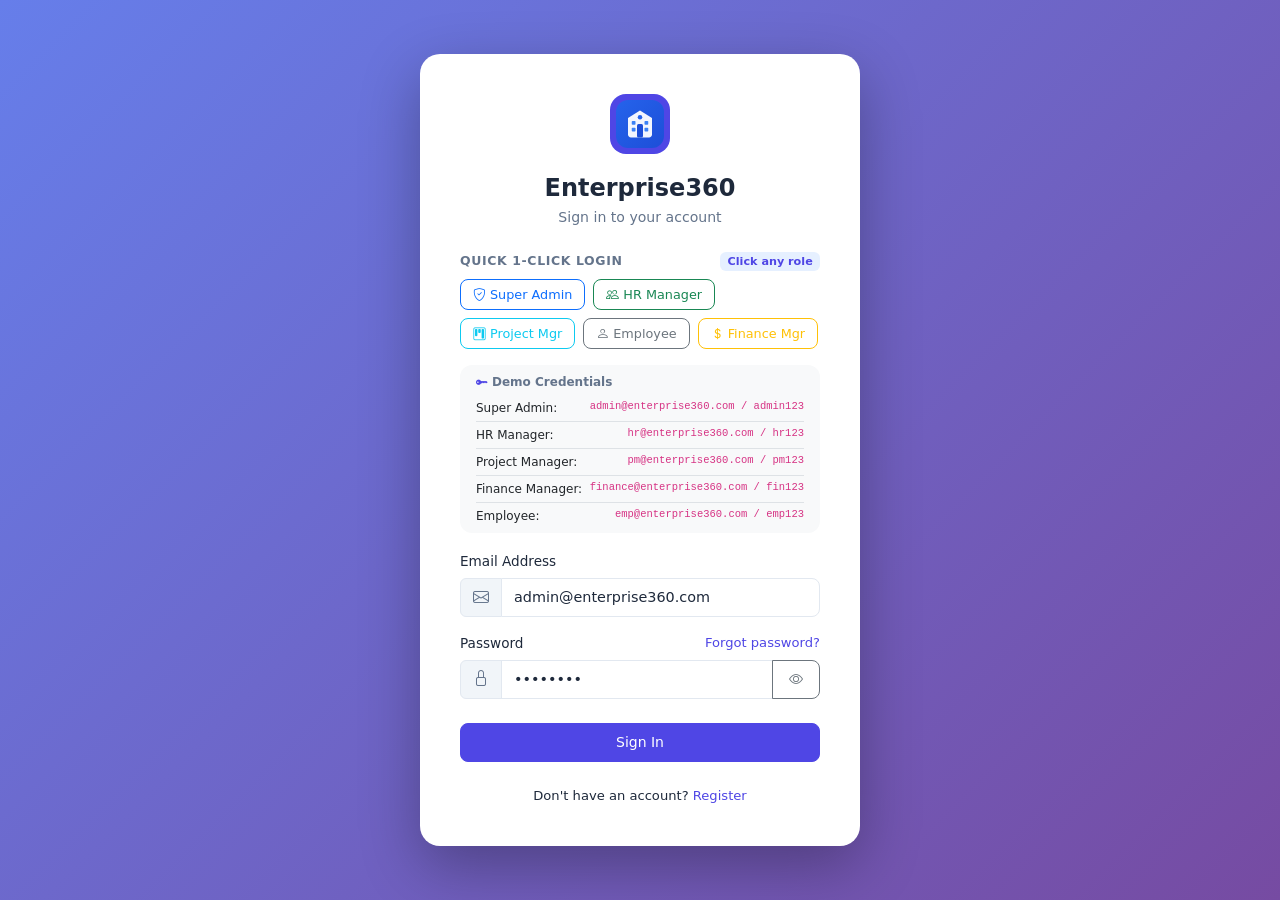
<file: index.html>
<!DOCTYPE html>
<html lang="en">
<head>
  <meta charset="UTF-8">
  <meta http-equiv="refresh" content="0; url=pages/login.html">
  <title>Enterprise360 – Redirecting to Login</title>
  <script>
    window.location.replace("pages/login.html");
  </script>
</head>
<body style="font-family: system-ui, -apple-system, sans-serif; display: flex; align-items: center; justify-content: center; height: 100vh; margin: 0; background: #0f172a; color: #fff;">
  <div style="text-align: center;">
    <h2>Enterprise360</h2>
    <p>Opening Login Page...</p>
    <p><a href="pages/login.html" style="color: #3b82f6;">Click here if you are not redirected automatically</a></p>
  </div>
</body>
</html>
</file>
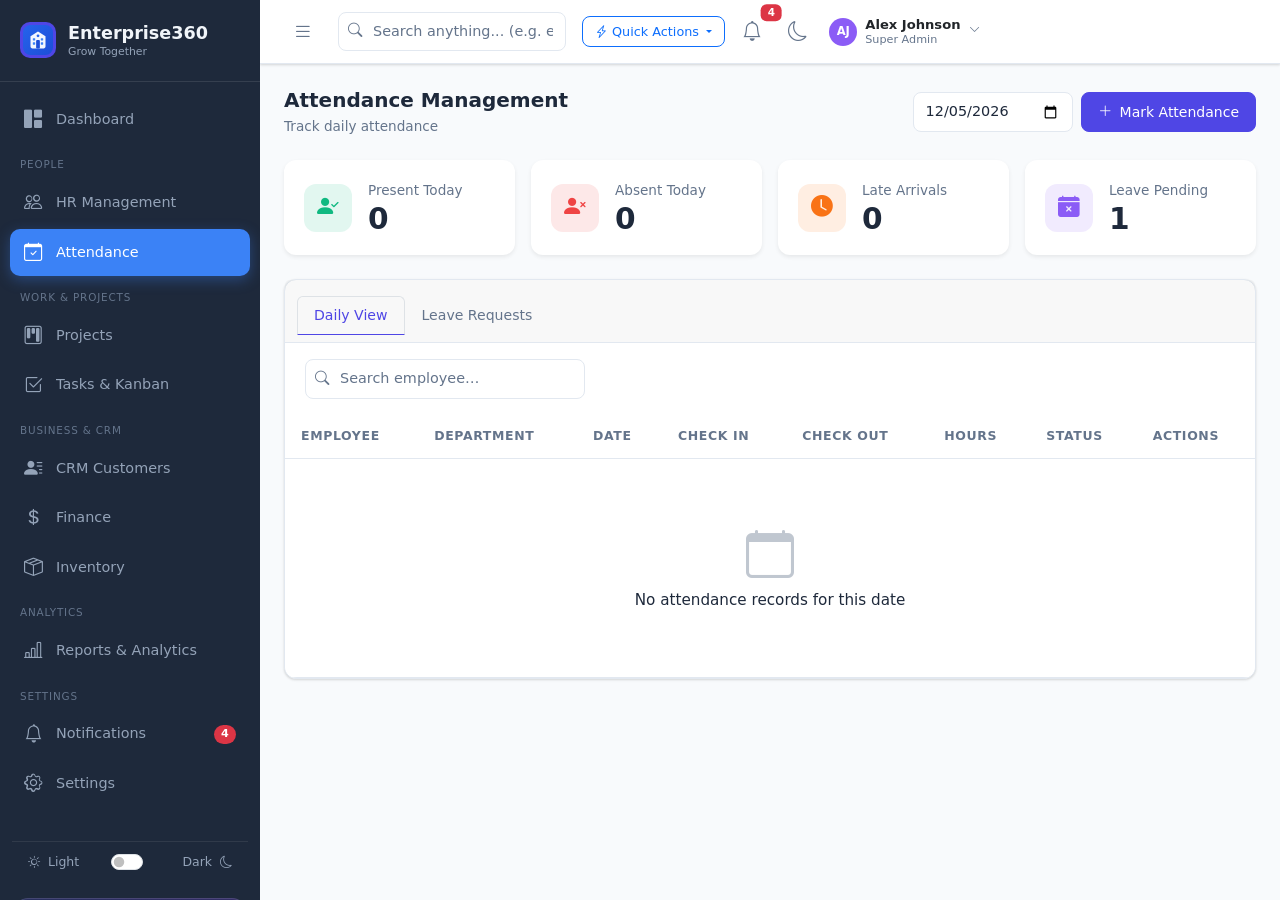
<file: pages/attendance.html>
<!DOCTYPE html>
<html lang="en" data-theme="light">
<head>
  <meta charset="UTF-8"><meta name="viewport" content="width=device-width, initial-scale=1.0">
  <title>Attendance – Enterprise360</title>
  <link rel="stylesheet" href="https://cdn.jsdelivr.net/npm/bootstrap@5.3.2/dist/css/bootstrap.min.css">
  <link rel="stylesheet" href="https://cdn.jsdelivr.net/npm/bootstrap-icons@1.11.3/font/bootstrap-icons.min.css">
  <link rel="stylesheet" href="../css/style.css">
  <link rel="stylesheet" href="../css/dashboard.css">
  <link rel="stylesheet" href="../css/responsive.css">
</head>
<body>
<div id="toast-container"></div>
<div id="sidebarOverlay" class="sidebar-overlay"></div>
<div class="app-wrapper">
  <aside id="sidebar" class="sidebar"></aside>
  <div class="main-content" id="mainContent">
    <header class="topbar" id="topbar"></header>
    <main class="page-content">
      <div class="d-flex align-items-center justify-content-between mb-4 flex-wrap gap-2">
        <div><h5 class="mb-1 fw-bold">Attendance Management</h5><p class="text-muted mb-0" style="font-size:.85rem">Track daily attendance</p></div>
        <div class="d-flex gap-2">
          <input type="date" class="form-control" id="attDate" style="width:160px">
          <button class="btn btn-primary" data-bs-toggle="modal" data-bs-target="#attModal"><i class="bi bi-plus-lg me-2"></i>Mark Attendance</button>
        </div>
      </div>

      <div class="row g-3 mb-4" id="attStats"></div>

      <!-- Tabs -->
      <div class="card">
        <div class="card-header">
          <ul class="nav nav-tabs card-header-tabs">
            <li class="nav-item"><button class="nav-link active" id="tab-daily" data-tab="daily">Daily View</button></li>
            <li class="nav-item"><button class="nav-link" id="tab-leaves" data-tab="leaves">Leave Requests</button></li>
          </ul>
        </div>
        <div id="tab-daily-content">
          <div class="card-body py-3">
            <div class="search-bar" style="max-width:280px">
              <i class="bi bi-search"></i>
              <input type="text" class="form-control" id="attSearch" placeholder="Search employee…">
            </div>
          </div>
          <div class="table-wrapper">
            <table class="table table-hover mb-0">
              <thead><tr><th>Employee</th><th>Department</th><th>Date</th><th>Check In</th><th>Check Out</th><th>Hours</th><th>Status</th><th>Actions</th></tr></thead>
              <tbody id="attTable"></tbody>
            </table>
          </div>
        </div>
        <div id="tab-leaves-content" class="d-none">
          <div class="card-body">
            <div class="d-flex justify-content-end mb-3">
              <button class="btn btn-primary btn-sm" data-bs-toggle="modal" data-bs-target="#leaveModal"><i class="bi bi-plus me-1"></i>Apply Leave</button>
            </div>
            <div class="table-wrapper">
              <table class="table table-hover mb-0">
                <thead><tr><th>Employee</th><th>Type</th><th>From</th><th>To</th><th>Days</th><th>Reason</th><th>Status</th><th>Actions</th></tr></thead>
                <tbody id="leaveTable"></tbody>
              </table>
            </div>
          </div>
        </div>
      </div>
    </main>
  </div>
</div>

<!-- Attendance Modal -->
<div class="modal fade" id="attModal" tabindex="-1">
  <div class="modal-dialog"><div class="modal-content">
    <div class="modal-header"><h6 class="modal-title">Mark Attendance</h6><button class="btn-close" data-bs-dismiss="modal"></button></div>
    <div class="modal-body">
      <div class="mb-3"><label class="form-label">Employee</label><select class="form-select" id="attEmployee"></select></div>
      <div class="mb-3"><label class="form-label">Date</label><input type="date" class="form-control" id="attDateInp"></div>
      <div class="row g-2">
        <div class="col-6"><label class="form-label">Check In</label><input type="time" class="form-control" id="attCheckIn"></div>
        <div class="col-6"><label class="form-label">Check Out</label><input type="time" class="form-control" id="attCheckOut"></div>
      </div>
      <div class="mt-3"><label class="form-label">Status</label>
        <select class="form-select" id="attStatus">
          <option value="Present">Present</option><option value="Absent">Absent</option><option value="Late">Late</option><option value="Half Day">Half Day</option>
        </select>
      </div>
    </div>
    <div class="modal-footer"><button class="btn btn-secondary" data-bs-dismiss="modal">Cancel</button><button class="btn btn-primary" id="saveAttBtn">Save</button></div>
  </div></div>
</div>

<!-- Leave Modal -->
<div class="modal fade" id="leaveModal" tabindex="-1">
  <div class="modal-dialog"><div class="modal-content">
    <div class="modal-header"><h6 class="modal-title">Apply for Leave</h6><button class="btn-close" data-bs-dismiss="modal"></button></div>
    <div class="modal-body">
      <div class="mb-3"><label class="form-label">Employee</label><select class="form-select" id="leaveEmployee"></select></div>
      <div class="mb-3"><label class="form-label">Leave Type</label>
        <select class="form-select" id="leaveType"><option>Sick Leave</option><option>Annual Leave</option><option>Casual Leave</option><option>Maternity Leave</option><option>Unpaid Leave</option></select>
      </div>
      <div class="row g-2 mb-3">
        <div class="col-6"><label class="form-label">From Date</label><input type="date" class="form-control" id="leaveFrom"></div>
        <div class="col-6"><label class="form-label">To Date</label><input type="date" class="form-control" id="leaveTo"></div>
      </div>
      <div class="mb-3"><label class="form-label">Reason</label><textarea class="form-control" id="leaveReason" rows="3" placeholder="Reason for leave…"></textarea></div>
    </div>
    <div class="modal-footer"><button class="btn btn-secondary" data-bs-dismiss="modal">Cancel</button><button class="btn btn-primary" id="saveLeaveBtn">Submit</button></div>
  </div></div>
</div>

<script src="https://cdn.jsdelivr.net/npm/bootstrap@5.3.2/dist/js/bootstrap.bundle.min.js"></script>
<script src="../js/data.js"></script>
<script src="../js/storage.js"></script>
<script src="../js/utils.js"></script>
<script src="../js/auth.js"></script>
<script src="../js/app.js"></script>
<script src="../js/attendance.js"></script>
</body>
</html>
</file>
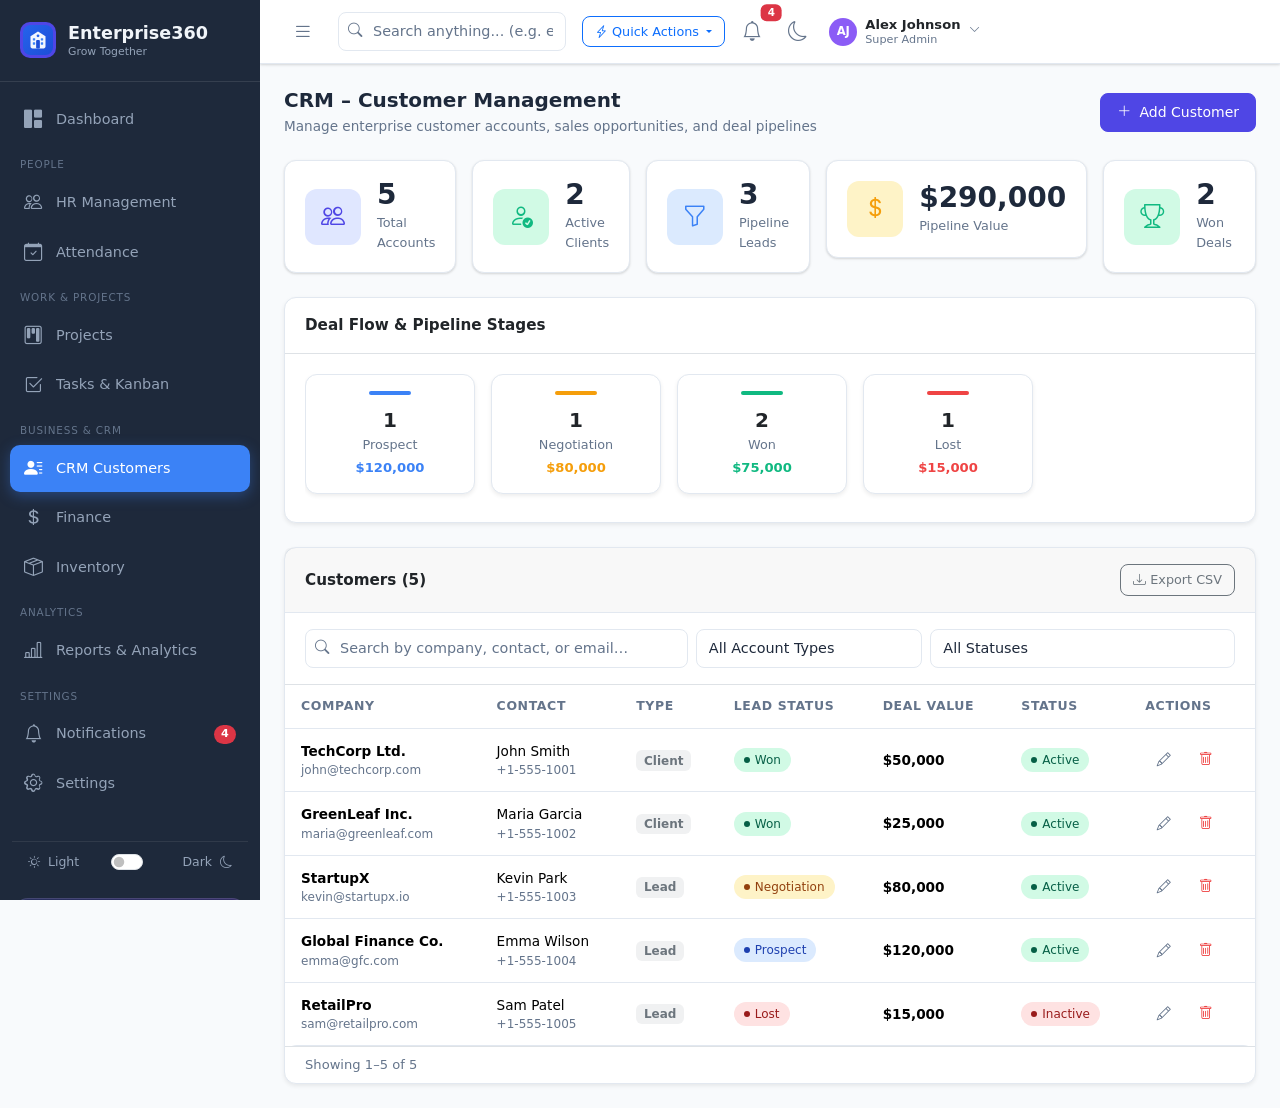
<file: pages/customers.html>
<!DOCTYPE html>
<html lang="en" data-theme="light">
<head>
  <meta charset="UTF-8"><meta name="viewport" content="width=device-width, initial-scale=1.0">
  <title>Customers & CRM – Enterprise360</title>
  <link rel="stylesheet" href="https://cdn.jsdelivr.net/npm/bootstrap@5.3.2/dist/css/bootstrap.min.css">
  <link rel="stylesheet" href="https://cdn.jsdelivr.net/npm/bootstrap-icons@1.11.3/font/bootstrap-icons.min.css">
  <link rel="stylesheet" href="../css/style.css">
  <link rel="stylesheet" href="../css/dashboard.css">
  <link rel="stylesheet" href="../css/responsive.css">
</head>
<body>
<div id="toast-container"></div>
<div id="sidebarOverlay" class="sidebar-overlay"></div>
<div class="app-wrapper">
  <aside id="sidebar" class="sidebar"></aside>
  <div class="main-content" id="mainContent">
    <header class="topbar" id="topbar"></header>
    <main class="page-content">
      <div class="d-flex align-items-center justify-content-between mb-4 flex-wrap gap-2">
        <div>
          <h5 class="mb-1 fw-bold">CRM – Customer Management</h5>
          <p class="text-muted mb-0" style="font-size:.85rem">Manage enterprise customer accounts, sales opportunities, and deal pipelines</p>
        </div>
        <button class="btn btn-primary" id="addCustBtn"><i class="bi bi-plus-lg me-2"></i>Add Customer</button>
      </div>

      <div class="row g-3 mb-4" id="crmStats"></div>

      <!-- Sales Pipeline -->
      <div class="card mb-4 shadow-sm">
        <div class="card-header bg-transparent border-bottom">
          <span class="card-title fw-bold">Deal Flow & Pipeline Stages</span>
        </div>
        <div class="card-body">
          <div class="d-flex gap-3 overflow-auto pb-2" id="pipeline"></div>
        </div>
      </div>

      <!-- Filters + Table -->
      <div class="card shadow-sm">
        <div class="card-header d-flex justify-content-between align-items-center">
          <span class="card-title fw-bold" id="custCount">Customers</span>
          <div class="d-flex gap-2">
            <button class="btn btn-sm btn-outline-secondary" id="exportCustBtn"><i class="bi bi-download me-1"></i>Export CSV</button>
          </div>
        </div>
        <div class="card-body py-3 border-bottom">
          <div class="row g-2 align-items-center">
            <div class="col-sm-5">
              <div class="search-bar">
                <i class="bi bi-search"></i>
                <input type="text" class="form-control" id="custSearch" placeholder="Search by company, contact, or email…">
              </div>
            </div>
            <div class="col-sm-3">
              <select class="form-select" id="custTypeFilter">
                <option value="">All Account Types</option>
                <option>Client</option>
                <option>Lead</option>
              </select>
            </div>
            <div class="col-sm-4">
              <select class="form-select" id="custStatusFilter">
                <option value="">All Statuses</option>
                <option>Active</option>
                <option>Inactive</option>
              </select>
            </div>
          </div>
        </div>
        <div class="table-wrapper">
          <table class="table table-hover mb-0">
            <thead>
              <tr>
                <th>Company</th>
                <th>Contact</th>
                <th>Type</th>
                <th>Lead Status</th>
                <th>Deal Value</th>
                <th>Status</th>
                <th>Actions</th>
              </tr>
            </thead>
            <tbody id="custTable"></tbody>
          </table>
        </div>
        <div class="card-body border-top d-flex justify-content-between align-items-center py-2 flex-wrap gap-2">
          <div class="text-muted" style="font-size:.82rem" id="custPageInfo"></div>
          <div id="custPagination"></div>
        </div>
      </div>
    </main>
  </div>
</div>

<!-- Customer Modal -->
<div class="modal fade" id="custModal" tabindex="-1">
  <div class="modal-dialog modal-lg">
    <div class="modal-content">
      <div class="modal-header">
        <h6 class="modal-title" id="custModalTitle">Add Customer</h6>
        <button class="btn-close" data-bs-dismiss="modal"></button>
      </div>
      <div class="modal-body">
        <div class="row g-3">
          <div class="col-sm-6">
            <label class="form-label">Company Name *</label>
            <input type="text" class="form-control" id="custName" placeholder="e.g. Acme Global Inc." required>
          </div>
          <div class="col-sm-6">
            <label class="form-label">Contact Person</label>
            <input type="text" class="form-control" id="custContact" placeholder="e.g. Sarah Jenkins">
          </div>
          <div class="col-sm-6">
            <label class="form-label">Email Address</label>
            <input type="email" class="form-control" id="custEmail" placeholder="sarah@acmeglobal.com">
          </div>
          <div class="col-sm-6">
            <label class="form-label">Phone Number</label>
            <input type="text" class="form-control" id="custPhone" placeholder="+1-555-0199">
          </div>
          <div class="col-sm-4">
            <label class="form-label">Account Type</label>
            <select class="form-select" id="custType">
              <option value="Client">Client</option>
              <option value="Lead">Lead</option>
            </select>
          </div>
          <div class="col-sm-4">
            <label class="form-label">Pipeline Stage</label>
            <select class="form-select" id="custLeadStatus">
              <option>Prospect</option>
              <option>Negotiation</option>
              <option>Won</option>
              <option>Lost</option>
            </select>
          </div>
          <div class="col-sm-4">
            <label class="form-label">Estimated Deal Value (USD)</label>
            <input type="number" class="form-control" id="custValue" placeholder="50000">
          </div>
          <div class="col-sm-6">
            <label class="form-label">Status</label>
            <select class="form-select" id="custActive">
              <option value="Active">Active</option>
              <option value="Inactive">Inactive</option>
            </select>
          </div>
          <div class="col-12">
            <label class="form-label">Customer Notes & Follow-up History</label>
            <textarea class="form-control" id="custNotes" rows="3" placeholder="Enter meeting outcomes or contract notes…"></textarea>
          </div>
        </div>
      </div>
      <div class="modal-footer">
        <button class="btn btn-secondary" data-bs-dismiss="modal">Cancel</button>
        <button class="btn btn-primary" id="saveCustBtn"><i class="bi bi-check-lg me-1"></i>Save Customer</button>
      </div>
    </div>
  </div>
</div>

<script src="https://cdn.jsdelivr.net/npm/bootstrap@5.3.2/dist/js/bootstrap.bundle.min.js"></script>
<script src="../js/data.js"></script>
<script src="../js/storage.js"></script>
<script src="../js/utils.js"></script>
<script src="../js/auth.js"></script>
<script src="../js/app.js"></script>
<script src="../js/customers.js"></script>
</body>
</html>
</file>
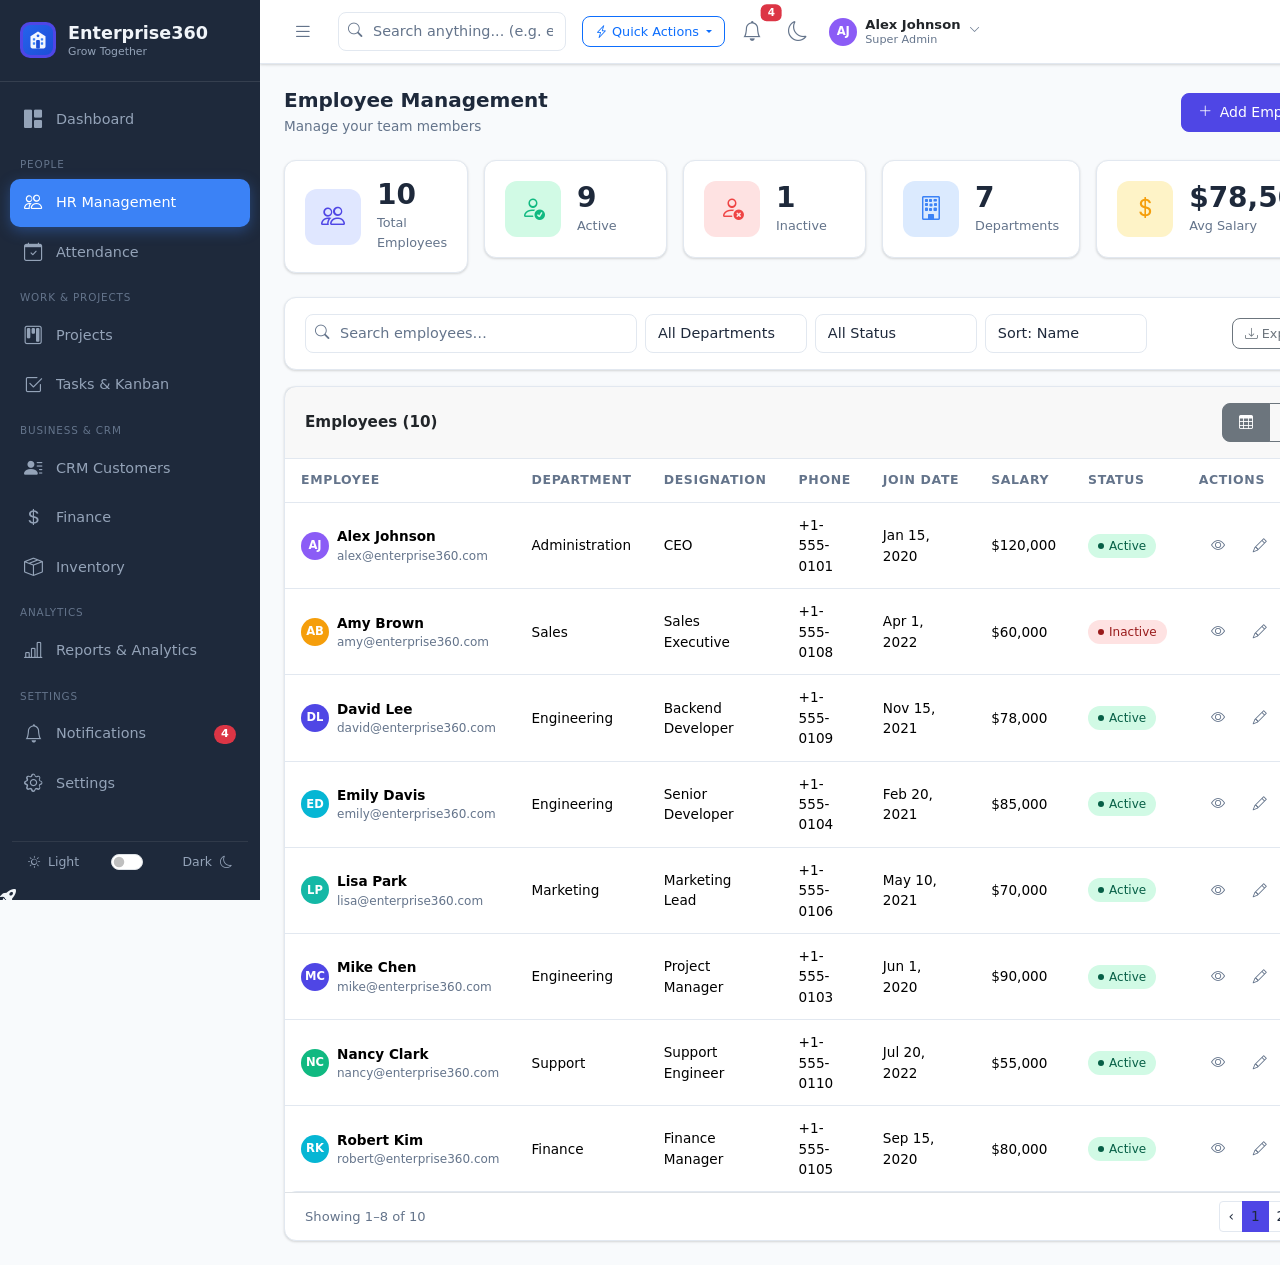
<file: pages/employees.html>
<!DOCTYPE html>
<html lang="en" data-theme="light">
<head>
  <meta charset="UTF-8"><meta name="viewport" content="width=device-width, initial-scale=1.0">
  <title>Employees – Enterprise360</title>
  <link rel="stylesheet" href="https://cdn.jsdelivr.net/npm/bootstrap@5.3.2/dist/css/bootstrap.min.css">
  <link rel="stylesheet" href="https://cdn.jsdelivr.net/npm/bootstrap-icons@1.11.3/font/bootstrap-icons.min.css">
  <link rel="stylesheet" href="../css/style.css">
</head>
<body>
<div id="toast-container"></div>
<div id="sidebarOverlay" class="sidebar-overlay"></div>
<div class="app-wrapper">
  <aside id="sidebar" class="sidebar"></aside>
  <div class="main-content" id="mainContent">
    <header class="topbar" id="topbar"></header>
    <main class="page-content">

      <!-- Header -->
      <div class="d-flex align-items-center justify-content-between mb-4 flex-wrap gap-2">
        <div>
          <h5 class="mb-1 fw-bold">Employee Management</h5>
          <p class="text-muted mb-0" style="font-size:.85rem">Manage your team members</p>
        </div>
        <button class="btn btn-primary" id="addEmpBtn"><i class="bi bi-plus-lg me-2"></i>Add Employee</button>
      </div>

      <!-- Stats -->
      <div class="row g-3 mb-4" id="empStats"></div>

      <!-- Filters -->
      <div class="card mb-3">
        <div class="card-body py-3">
          <div class="row g-2 align-items-center">
            <div class="col-sm-5 col-lg-4">
              <div class="search-bar">
                <i class="bi bi-search"></i>
                <input type="text" class="form-control" id="empSearch" placeholder="Search employees…">
              </div>
            </div>
            <div class="col-sm-3 col-lg-2">
              <select class="form-select" id="deptFilter"><option value="">All Departments</option></select>
            </div>
            <div class="col-sm-3 col-lg-2">
              <select class="form-select" id="statusFilter">
                <option value="">All Status</option>
                <option value="Active">Active</option>
                <option value="Inactive">Inactive</option>
              </select>
            </div>
            <div class="col-sm-3 col-lg-2">
              <select class="form-select" id="sortSelect">
                <option value="name">Sort: Name</option>
                <option value="joinDate">Sort: Join Date</option>
                <option value="salary">Sort: Salary</option>
                <option value="department">Sort: Department</option>
              </select>
            </div>
            <div class="col-auto ms-auto">
              <button class="btn btn-outline-secondary btn-sm" id="exportEmpBtn"><i class="bi bi-download me-1"></i>Export</button>
            </div>
          </div>
        </div>
      </div>

      <!-- Table / Grid toggle -->
      <div class="card">
        <div class="card-header">
          <span class="card-title" id="empCount">Employees</span>
          <div class="d-flex gap-2 align-items-center">
            <div class="btn-group btn-group-sm" role="group">
              <button class="btn btn-outline-secondary active" id="tableView" title="Table View"><i class="bi bi-table"></i></button>
              <button class="btn btn-outline-secondary" id="gridView" title="Grid View"><i class="bi bi-grid-3x3-gap"></i></button>
            </div>
          </div>
        </div>
        <!-- Table -->
        <div id="tableContainer" class="table-wrapper">
          <table class="table table-hover mb-0">
            <thead><tr>
              <th>Employee</th><th>Department</th><th>Designation</th>
              <th>Phone</th><th>Join Date</th><th>Salary</th><th>Status</th><th>Actions</th>
            </tr></thead>
            <tbody id="empTableBody"></tbody>
          </table>
        </div>
        <!-- Grid -->
        <div id="gridContainer" class="card-body d-none">
          <div class="row g-3" id="empGrid"></div>
        </div>
        <!-- Pagination -->
        <div class="card-body border-top d-flex justify-content-between align-items-center py-2 flex-wrap gap-2">
          <div class="text-muted" style="font-size:.82rem" id="pageInfo"></div>
          <div id="pagination"></div>
        </div>
      </div>

    </main>
  </div>
</div>

<!-- Add/Edit Modal -->
<div class="modal fade" id="empModal" tabindex="-1">
  <div class="modal-dialog modal-lg modal-dialog-scrollable">
    <div class="modal-content">
      <div class="modal-header">
        <h6 class="modal-title" id="empModalTitle">Add Employee</h6>
        <button type="button" class="btn-close" data-bs-dismiss="modal"></button>
      </div>
      <div class="modal-body">
        <div class="text-center mb-3">
          <div class="avatar-upload-wrap d-inline-block" onclick="document.getElementById('avatarInput').click()">
            <div class="avatar avatar-xl mx-auto" id="avatarPreview" style="background:#4f46e5">AV</div>
            <div class="avatar-overlay"><i class="bi bi-camera"></i></div>
          </div>
          <input type="file" id="avatarInput" accept="image/*" class="d-none">
          <p class="text-muted mt-2 mb-0" style="font-size:.78rem">Click to upload photo</p>
        </div>
        <div class="row g-3">
          <div class="col-sm-6"><label class="form-label">Full Name *</label><input type="text" class="form-control" id="empName" required></div>
          <div class="col-sm-6"><label class="form-label">Email *</label><input type="email" class="form-control" id="empEmail" required></div>
          <div class="col-sm-6"><label class="form-label">Phone</label><input type="text" class="form-control" id="empPhone" placeholder="+1-555-0000"></div>
          <div class="col-sm-6"><label class="form-label">Department *</label><select class="form-select" id="empDept"></select></div>
          <div class="col-sm-6"><label class="form-label">Designation *</label><select class="form-select" id="empDesig"></select></div>
          <div class="col-sm-6"><label class="form-label">Salary (USD)</label><input type="number" class="form-control" id="empSalary" placeholder="60000"></div>
          <div class="col-sm-6"><label class="form-label">Join Date</label><input type="date" class="form-control" id="empJoinDate"></div>
          <div class="col-sm-6"><label class="form-label">Status</label>
            <select class="form-select" id="empStatus"><option value="Active">Active</option><option value="Inactive">Inactive</option></select></div>
        </div>
      </div>
      <div class="modal-footer">
        <button class="btn btn-secondary" data-bs-dismiss="modal">Cancel</button>
        <button class="btn btn-primary" id="saveEmpBtn"><i class="bi bi-check-lg me-2"></i>Save Employee</button>
      </div>
    </div>
  </div>
</div>

<!-- View Profile Modal -->
<div class="modal fade" id="profileModal" tabindex="-1">
  <div class="modal-dialog modal-dialog-centered">
    <div class="modal-content">
      <div class="modal-header"><h6 class="modal-title">Employee Profile</h6><button class="btn-close" data-bs-dismiss="modal"></button></div>
      <div class="modal-body" id="profileBody"></div>
    </div>
  </div>
</div>

<script src="https://cdn.jsdelivr.net/npm/bootstrap@5.3.2/dist/js/bootstrap.bundle.min.js"></script>
<script src="../js/data.js"></script>
<script src="../js/storage.js"></script>
<script src="../js/utils.js"></script>
<script src="../js/auth.js"></script>
<script src="../js/app.js"></script>
<script src="../js/employees.js"></script>
</body>
</html>
</file>
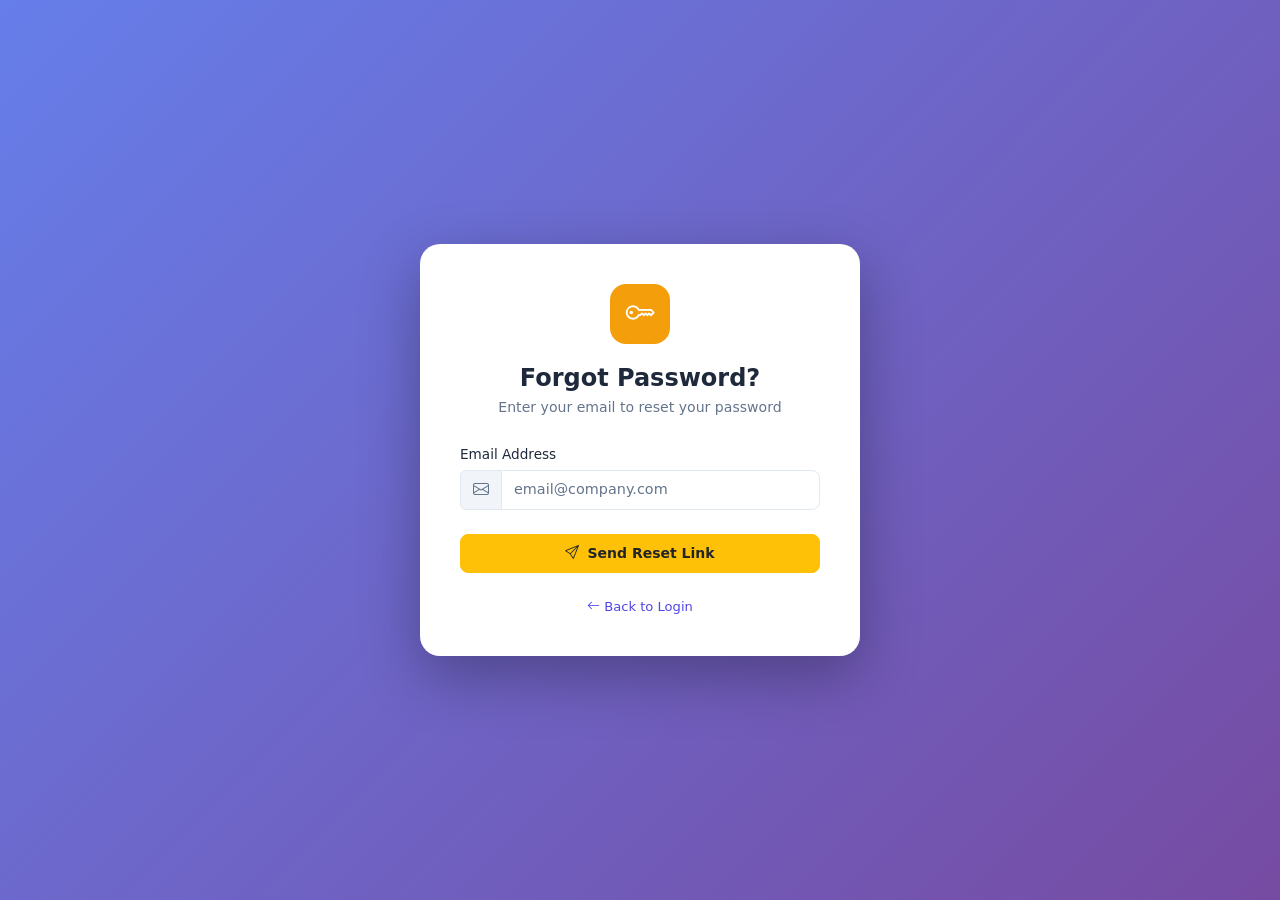
<file: pages/forgot-password.html>
<!DOCTYPE html>
<html lang="en" data-theme="light">
<head>
  <meta charset="UTF-8">
  <meta name="viewport" content="width=device-width, initial-scale=1.0">
  <title>Forgot Password – Enterprise360</title>
  <link rel="stylesheet" href="https://cdn.jsdelivr.net/npm/bootstrap@5.3.2/dist/css/bootstrap.min.css">
  <link rel="stylesheet" href="https://cdn.jsdelivr.net/npm/bootstrap-icons@1.11.3/font/bootstrap-icons.min.css">
  <link rel="stylesheet" href="../css/style.css">
</head>
<body>
<div class="login-page">
  <div class="login-card">
    <div class="login-logo" style="background:#f59e0b"><i class="bi bi-key text-white"></i></div>
    <h4 class="text-center fw-bold mb-1">Forgot Password?</h4>
    <p class="text-center text-muted mb-4" style="font-size:.88rem">Enter your email to reset your password</p>
    <div id="successMsg" class="alert alert-success d-none">
      <i class="bi bi-check-circle me-2"></i>
      If this email is registered, a reset link has been sent. (Demo – check console)
    </div>
    <form id="forgotForm">
      <div class="mb-4">
        <label class="form-label">Email Address</label>
        <div class="input-group">
          <span class="input-group-text"><i class="bi bi-envelope"></i></span>
          <input type="email" id="email" class="form-control" placeholder="email@company.com" required>
        </div>
      </div>
      <button type="submit" class="btn btn-warning w-100 py-2 text-dark fw-semibold">
        <i class="bi bi-send me-2"></i>Send Reset Link
      </button>
    </form>
    <p class="text-center mt-4 mb-0" style="font-size:.82rem">
      <a href="login.html" class="text-primary text-decoration-none"><i class="bi bi-arrow-left me-1"></i>Back to Login</a>
    </p>
  </div>
</div>
<script src="https://cdn.jsdelivr.net/npm/bootstrap@5.3.2/dist/js/bootstrap.bundle.min.js"></script>
<script src="../js/data.js"></script>
<script src="../js/storage.js"></script>
<script src="../js/utils.js"></script>
<script src="../js/auth.js"></script>
<script>
  const theme = localStorage.getItem('e360_theme') || 'light';
  document.documentElement.setAttribute('data-theme', theme);

  document.getElementById('forgotForm').addEventListener('submit', async e => {
    e.preventDefault();
    const email = document.getElementById('email').value;
    console.log('[Demo] Password reset requested for:', email);
    await new Promise(r => setTimeout(r, 400));
    document.getElementById('successMsg').classList.remove('d-none');
    document.getElementById('forgotForm').style.display = 'none';
  });
</script>
</body>
</html>
</file>
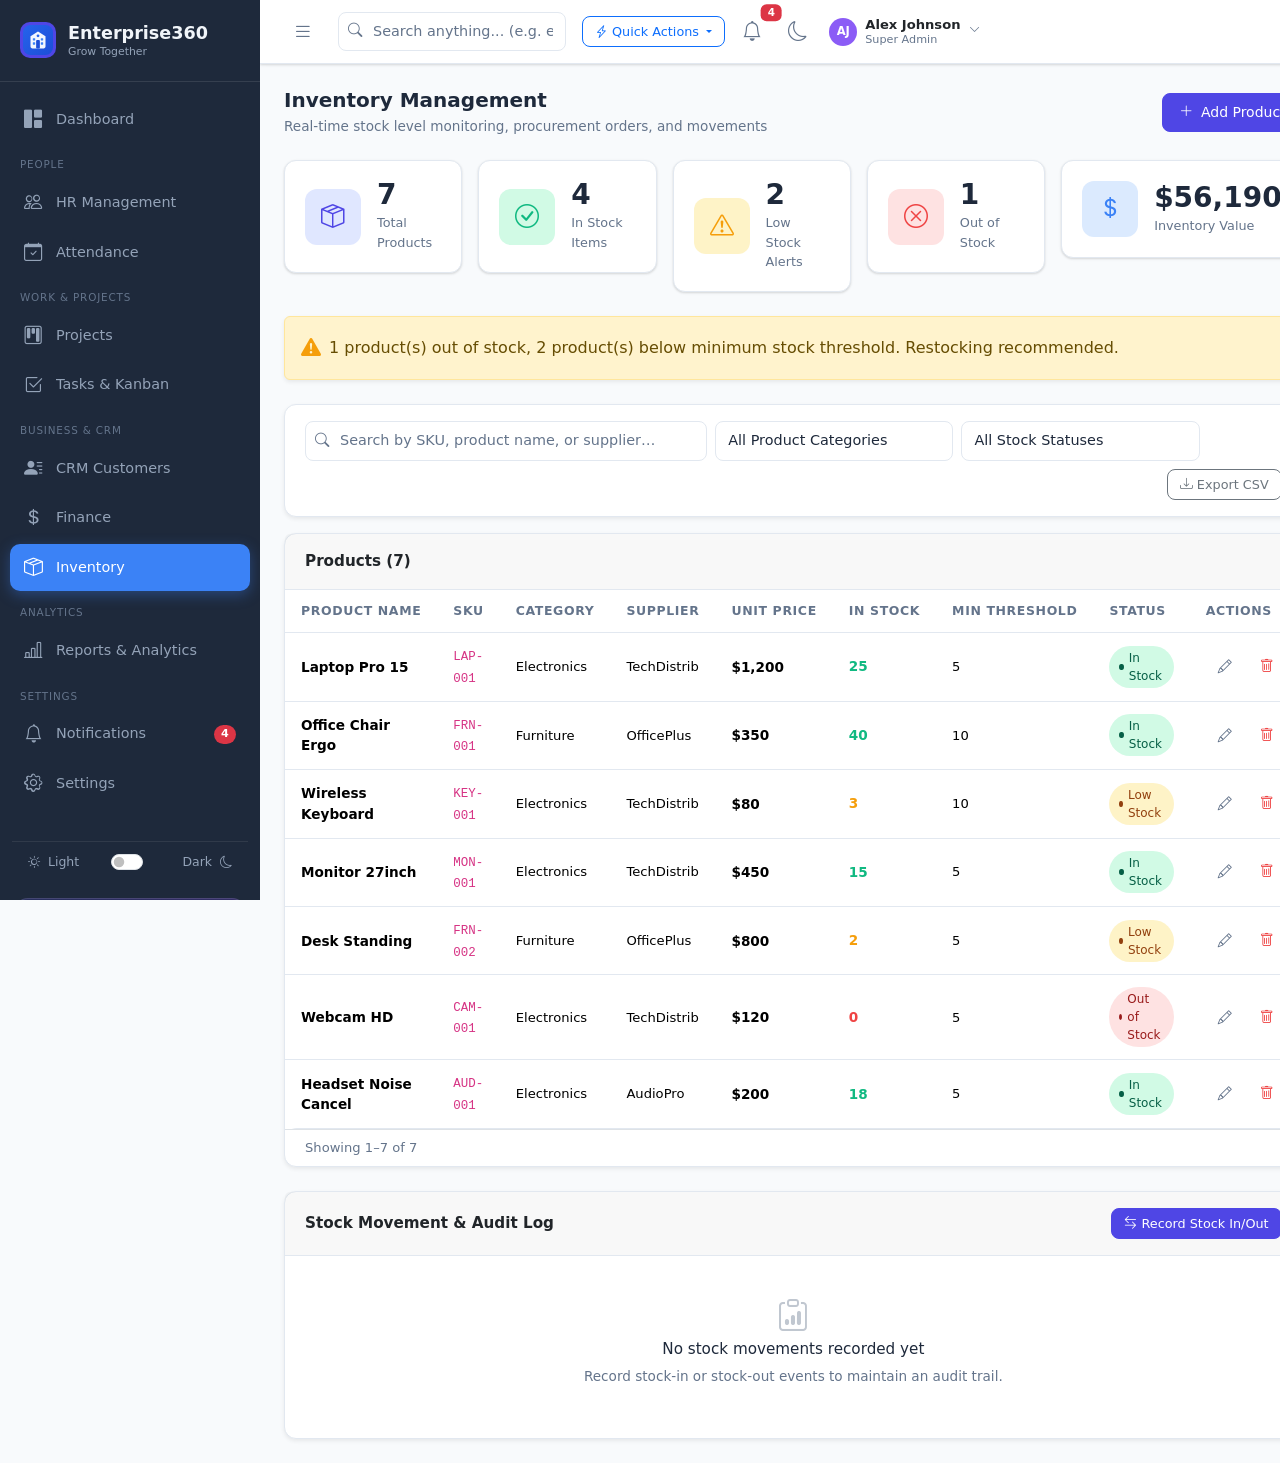
<file: pages/inventory.html>
<!DOCTYPE html>
<html lang="en" data-theme="light">
<head>
  <meta charset="UTF-8"><meta name="viewport" content="width=device-width, initial-scale=1.0">
  <title>Inventory Management – Enterprise360</title>
  <link rel="stylesheet" href="https://cdn.jsdelivr.net/npm/bootstrap@5.3.2/dist/css/bootstrap.min.css">
  <link rel="stylesheet" href="https://cdn.jsdelivr.net/npm/bootstrap-icons@1.11.3/font/bootstrap-icons.min.css">
  <link rel="stylesheet" href="../css/style.css">
  <link rel="stylesheet" href="../css/dashboard.css">
  <link rel="stylesheet" href="../css/responsive.css">
</head>
<body>
<div id="toast-container"></div>
<div id="sidebarOverlay" class="sidebar-overlay"></div>
<div class="app-wrapper">
  <aside id="sidebar" class="sidebar"></aside>
  <div class="main-content" id="mainContent">
    <header class="topbar" id="topbar"></header>
    <main class="page-content">
      <div class="d-flex align-items-center justify-content-between mb-4 flex-wrap gap-2">
        <div>
          <h5 class="mb-1 fw-bold">Inventory Management</h5>
          <p class="text-muted mb-0" style="font-size:.85rem">Real-time stock level monitoring, procurement orders, and movements</p>
        </div>
        <button class="btn btn-primary" id="addProdBtn"><i class="bi bi-plus-lg me-2"></i>Add Product</button>
      </div>

      <div class="row g-3 mb-4" id="invStats"></div>

      <!-- Low Stock Warning Banner -->
      <div id="lowStockAlert" class="alert alert-warning d-flex align-items-center gap-2 mb-4 shadow-sm" role="alert" style="display:none!important">
        <i class="bi bi-exclamation-triangle-fill fs-5 text-warning"></i>
        <span id="lowStockMsg" class="fw-medium"></span>
      </div>

      <!-- Filters -->
      <div class="card mb-3 shadow-sm">
        <div class="card-body py-3">
          <div class="row g-2 align-items-center">
            <div class="col-sm-5">
              <div class="search-bar">
                <i class="bi bi-search"></i>
                <input type="text" class="form-control" id="prodSearch" placeholder="Search by SKU, product name, or supplier…">
              </div>
            </div>
            <div class="col-sm-3">
              <select class="form-select" id="catFilter"><option value="">All Product Categories</option></select>
            </div>
            <div class="col-sm-3">
              <select class="form-select" id="stockFilter">
                <option value="">All Stock Statuses</option>
                <option value="In Stock">In Stock</option>
                <option value="Low Stock">Low Stock</option>
                <option value="Out of Stock">Out of Stock</option>
              </select>
            </div>
            <div class="col-auto ms-auto">
              <button class="btn btn-sm btn-outline-secondary" id="exportInvBtn"><i class="bi bi-download me-1"></i>Export CSV</button>
            </div>
          </div>
        </div>
      </div>

      <!-- Products Table -->
      <div class="card shadow-sm">
        <div class="card-header"><span class="card-title fw-bold" id="prodCount">Products</span></div>
        <div class="table-wrapper">
          <table class="table table-hover mb-0">
            <thead>
              <tr>
                <th>Product Name</th>
                <th>SKU</th>
                <th>Category</th>
                <th>Supplier</th>
                <th>Unit Price</th>
                <th>In Stock</th>
                <th>Min Threshold</th>
                <th>Status</th>
                <th>Actions</th>
              </tr>
            </thead>
            <tbody id="prodTable"></tbody>
          </table>
        </div>
        <div class="card-body border-top d-flex justify-content-between align-items-center py-2 flex-wrap gap-2">
          <div class="text-muted" style="font-size:.82rem" id="prodPageInfo"></div>
          <div id="prodPagination"></div>
        </div>
      </div>

      <!-- Stock Movement Log -->
      <div class="card mt-4 shadow-sm">
        <div class="card-header d-flex justify-content-between align-items-center">
          <span class="card-title fw-bold">Stock Movement & Audit Log</span>
          <button class="btn btn-sm btn-primary" id="stockMovBtn"><i class="bi bi-arrow-left-right me-1"></i>Record Stock In/Out</button>
        </div>
        <div class="card-body" id="stockLog"></div>
      </div>

    </main>
  </div>
</div>

<!-- Product Modal -->
<div class="modal fade" id="prodModal" tabindex="-1">
  <div class="modal-dialog modal-lg">
    <div class="modal-content">
      <div class="modal-header">
        <h6 class="modal-title" id="prodModalTitle">Add Product</h6>
        <button class="btn-close" data-bs-dismiss="modal"></button>
      </div>
      <div class="modal-body">
        <div class="row g-3">
          <div class="col-sm-8">
            <label class="form-label">Product Name *</label>
            <input type="text" class="form-control" id="prodName" placeholder="e.g. Ergonomic Office Desk" required>
          </div>
          <div class="col-sm-4">
            <label class="form-label">SKU Code</label>
            <input type="text" class="form-control" id="prodSku" placeholder="e.g. DSK-1002">
          </div>
          <div class="col-sm-6">
            <label class="form-label">Category</label>
            <select class="form-select" id="prodCat">
              <option>Electronics</option>
              <option>Furniture</option>
              <option>Stationery</option>
              <option>Software</option>
              <option>Other</option>
            </select>
          </div>
          <div class="col-sm-6">
            <label class="form-label">Supplier Name</label>
            <input type="text" class="form-control" id="prodSupplier" placeholder="e.g. ModernWork Supplies">
          </div>
          <div class="col-sm-4">
            <label class="form-label">Unit Price (USD)</label>
            <input type="number" class="form-control" id="prodPrice" placeholder="250">
          </div>
          <div class="col-sm-4">
            <label class="form-label">Quantity in Stock</label>
            <input type="number" class="form-control" id="prodQty" min="0" value="10">
          </div>
          <div class="col-sm-4">
            <label class="form-label">Min Stock Level Threshold</label>
            <input type="number" class="form-control" id="prodMin" min="0" value="5">
          </div>
        </div>
      </div>
      <div class="modal-footer">
        <button class="btn btn-secondary" data-bs-dismiss="modal">Cancel</button>
        <button class="btn btn-primary" id="saveProdBtn"><i class="bi bi-check-lg me-1"></i>Save Product</button>
      </div>
    </div>
  </div>
</div>

<!-- Stock Movement Modal -->
<div class="modal fade" id="stockModal" tabindex="-1">
  <div class="modal-dialog">
    <div class="modal-content">
      <div class="modal-header">
        <h6 class="modal-title">Record Stock Movement</h6>
        <button class="btn-close" data-bs-dismiss="modal"></button>
      </div>
      <div class="modal-body">
        <div class="mb-3">
          <label class="form-label">Select Product</label>
          <select class="form-select" id="stockProduct"></select>
        </div>
        <div class="mb-3">
          <label class="form-label">Movement Direction</label>
          <select class="form-select" id="stockMovType">
            <option value="in">Stock-In (Procurement / Received)</option>
            <option value="out">Stock-Out (Dispatched / Consumed)</option>
          </select>
        </div>
        <div class="mb-3">
          <label class="form-label">Quantity</label>
          <input type="number" class="form-control" id="stockQty" min="1" value="1">
        </div>
        <div class="mb-3">
          <label class="form-label">Audit Note / PO Reference</label>
          <input type="text" class="form-control" id="stockNote" placeholder="e.g. PO #8892 restocking from supplier">
        </div>
      </div>
      <div class="modal-footer">
        <button class="btn btn-secondary" data-bs-dismiss="modal">Cancel</button>
        <button class="btn btn-primary" id="saveStockBtn"><i class="bi bi-check2-circle me-1"></i>Commit Movement</button>
      </div>
    </div>
  </div>
</div>

<script src="https://cdn.jsdelivr.net/npm/bootstrap@5.3.2/dist/js/bootstrap.bundle.min.js"></script>
<script src="../js/data.js"></script>
<script src="../js/storage.js"></script>
<script src="../js/utils.js"></script>
<script src="../js/auth.js"></script>
<script src="../js/app.js"></script>
<script src="../js/inventory.js"></script>
</body>
</html>
</file>
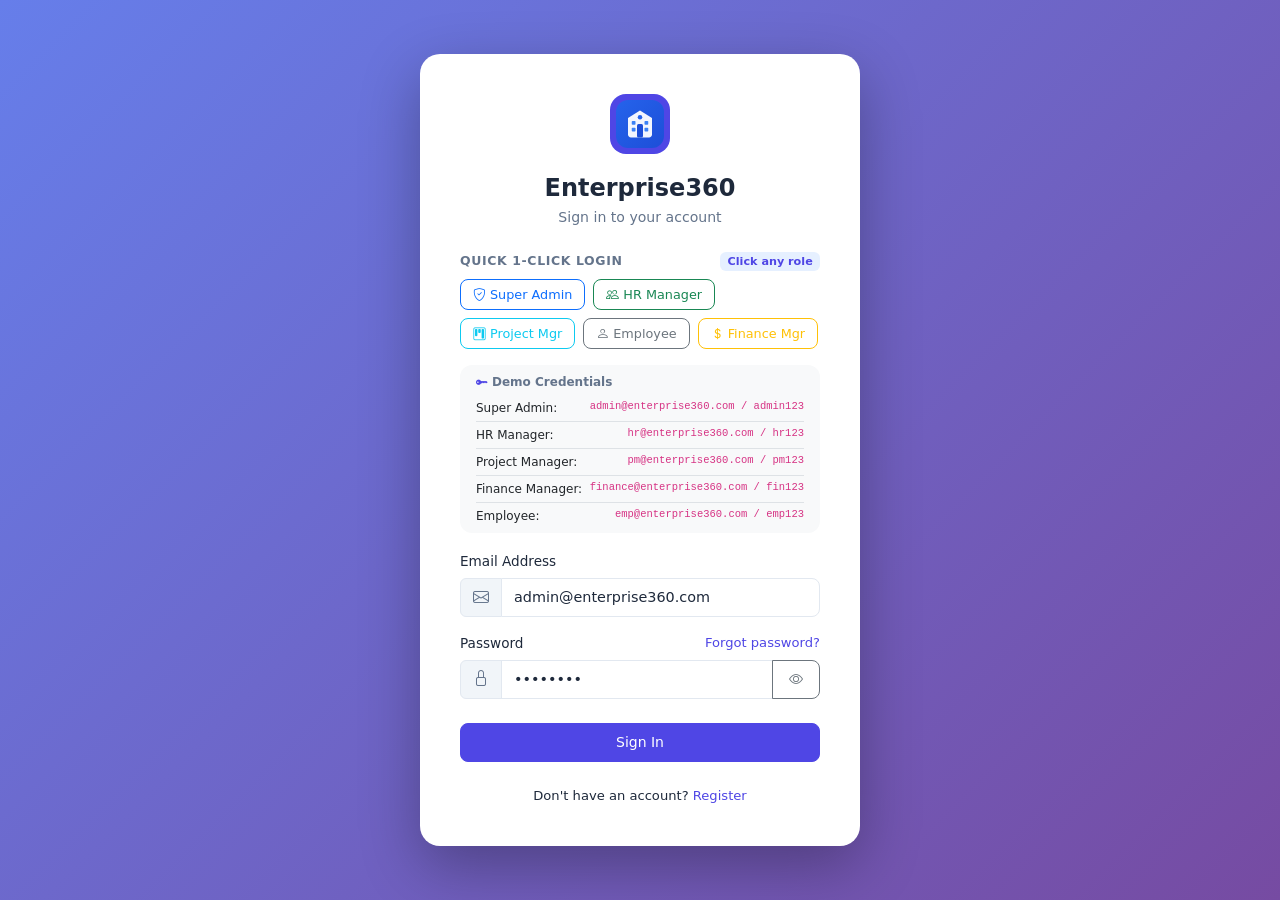
<file: pages/login.html>
<!DOCTYPE html>
<html lang="en" data-theme="light">
<head>
  <meta charset="UTF-8">
  <meta name="viewport" content="width=device-width, initial-scale=1.0">
  <title>Login – Enterprise360</title>
  <link rel="stylesheet" href="https://cdn.jsdelivr.net/npm/bootstrap@5.3.2/dist/css/bootstrap.min.css">
  <link rel="stylesheet" href="https://cdn.jsdelivr.net/npm/bootstrap-icons@1.11.3/font/bootstrap-icons.min.css">
  <link rel="stylesheet" href="../css/style.css">
</head>
<body>
<div class="login-page">
  <div class="login-card">
    <div class="login-logo"><img src="../assets/images/logo.svg" alt="Enterprise360" width="48" height="48" onerror="this.outerHTML='<i class=\'bi bi-buildings text-white\'></i>'"></div>
    <h4 class="text-center fw-bold mb-1">Enterprise360</h4>
    <p class="text-center text-muted mb-4" style="font-size:.88rem">Sign in to your account</p>

    <!-- Demo Role Badges -->
    <div class="mb-3">
      <div class="d-flex justify-content-between align-items-center mb-2">
        <span class="text-muted" style="font-size:.78rem;text-transform:uppercase;letter-spacing:.05em;font-weight:600">Quick 1-Click Login</span>
        <span class="badge bg-primary bg-opacity-10 text-primary" style="font-size:.7rem">Click any role</span>
      </div>
      <div class="d-flex flex-wrap gap-2">
        <button type="button" class="btn btn-sm btn-outline-primary" onclick="quickLogin('admin@enterprise360.com', 'admin123')" title="Alex Johnson (Super Admin)"><i class="bi bi-shield-check me-1"></i>Super Admin</button>
        <button type="button" class="btn btn-sm btn-outline-success" onclick="quickLogin('hr@enterprise360.com', 'hr123')" title="Sara Williams (HR Manager)"><i class="bi bi-people me-1"></i>HR Manager</button>
        <button type="button" class="btn btn-sm btn-outline-info" onclick="quickLogin('pm@enterprise360.com', 'pm123')" title="Mike Chen (Project Manager)"><i class="bi bi-kanban me-1"></i>Project Mgr</button>
        <button type="button" class="btn btn-sm btn-outline-secondary" onclick="quickLogin('emp@enterprise360.com', 'emp123')" title="Emily Davis (Employee)"><i class="bi bi-person me-1"></i>Employee</button>
        <button type="button" class="btn btn-sm btn-outline-warning" onclick="quickLogin('finance@enterprise360.com', 'fin123')" title="Robert Kim (Finance Manager)"><i class="bi bi-currency-dollar me-1"></i>Finance Mgr</button>
      </div>
    </div>

    <!-- Credentials Cheat Sheet Card -->
    <div class="card bg-light border-0 mb-3 shadow-none" style="font-size:0.75rem;">
      <div class="card-body py-2 px-3">
        <div class="d-flex align-items-center text-muted mb-1 fw-bold">
          <i class="bi bi-key-fill me-1 text-primary"></i> Demo Credentials
        </div>
        <div class="d-flex justify-content-between border-bottom py-1">
          <span>Super Admin:</span>
          <code>admin@enterprise360.com / admin123</code>
        </div>
        <div class="d-flex justify-content-between border-bottom py-1">
          <span>HR Manager:</span>
          <code>hr@enterprise360.com / hr123</code>
        </div>
        <div class="d-flex justify-content-between border-bottom py-1">
          <span>Project Manager:</span>
          <code>pm@enterprise360.com / pm123</code>
        </div>
        <div class="d-flex justify-content-between border-bottom py-1">
          <span>Finance Manager:</span>
          <code>finance@enterprise360.com / fin123</code>
        </div>
        <div class="d-flex justify-content-between pt-1">
          <span>Employee:</span>
          <code>emp@enterprise360.com / emp123</code>
        </div>
      </div>
    </div>

    <form id="loginForm" novalidate onsubmit="executeLogin(); return false;">
      <div class="mb-3">
        <label class="form-label">Email Address</label>
        <div class="input-group">
          <span class="input-group-text"><i class="bi bi-envelope"></i></span>
          <input type="email" id="email" class="form-control" placeholder="email@company.com" value="admin@enterprise360.com" required>
        </div>
        <div class="invalid-feedback">Please enter a valid email.</div>
      </div>
      <div class="mb-4">
        <label class="form-label d-flex justify-content-between">
          Password
          <a href="forgot-password.html" class="text-primary text-decoration-none" style="font-size:.82rem">Forgot password?</a>
        </label>
        <div class="input-group">
          <span class="input-group-text"><i class="bi bi-lock"></i></span>
          <input type="password" id="password" class="form-control" placeholder="••••••••" value="admin123" required>
          <button class="btn btn-outline-secondary" type="button" id="togglePass" onclick="togglePasswordVisibility()"><i class="bi bi-eye"></i></button>
        </div>
      </div>
      <div id="loginError" class="alert alert-danger py-2 d-none" style="font-size:.85rem"></div>
      <button type="button" class="btn btn-primary w-100 py-2" id="loginBtn" onclick="executeLogin()">
        <span id="loginSpinner" class="spinner-border spinner-border-sm me-2 d-none"></span>
        Sign In
      </button>
    </form>
    <p class="text-center mt-4 mb-0" style="font-size:.82rem">
      Don't have an account?
      <a href="register.html" class="text-primary text-decoration-none">Register</a>
    </p>
  </div>
</div>

<div id="toast-container"></div>

<!-- Local Scripts First (Never blocked by CDN/offline) -->
<script src="../js/data.js"></script>
<script src="../js/storage.js"></script>
<script src="../js/utils.js"></script>
<script src="../js/auth.js"></script>

<script>
  // Hardcoded backup users ensuring login ALWAYS succeeds even if offline or scripts blocked
  const FALLBACK_USERS = [
    { id: 1, name: "Alex Johnson", email: "admin@enterprise360.com", password: "admin123", role: "Super Admin", department: "Administration" },
    { id: 2, name: "Sara Williams", email: "hr@enterprise360.com", password: "hr123", role: "HR Manager", department: "Human Resources" },
    { id: 3, name: "Mike Chen", email: "pm@enterprise360.com", password: "pm123", role: "Project Manager", department: "Engineering" },
    { id: 4, name: "Emily Davis", email: "emp@enterprise360.com", password: "emp123", role: "Employee", department: "Engineering" },
    { id: 5, name: "Robert Kim", email: "finance@enterprise360.com", password: "fin123", role: "Finance Manager", department: "Finance" }
  ];

  // Apply saved theme safely
  try {
    const theme = localStorage.getItem('e360_theme') || 'light';
    document.documentElement.setAttribute('data-theme', theme);
  } catch (_) {}

  // Password visibility toggle
  function togglePasswordVisibility() {
    const inp = document.getElementById('password');
    const icon = document.querySelector('#togglePass i');
    if (inp.type === 'password') {
      inp.type = 'text';
      if (icon) icon.className = 'bi bi-eye-slash';
    } else {
      inp.type = 'password';
      if (icon) icon.className = 'bi bi-eye';
    }
  }

  // Quick 1-click role login
  window.quickLogin = function(email, pass) {
    document.getElementById('email').value = email;
    document.getElementById('password').value = pass;
    executeLogin();
  };

  // Main login execution function
  window.executeLogin = async function() {
    const emailEl    = document.getElementById('email');
    const passEl     = document.getElementById('password');
    const errEl      = document.getElementById('loginError');
    const spinner    = document.getElementById('loginSpinner');
    const btn        = document.getElementById('loginBtn');

    const email = (emailEl ? emailEl.value : '').trim().toLowerCase();
    const pass  = (passEl ? passEl.value : '').trim();

    if (!email || !pass) {
      if (errEl) {
        errEl.textContent = 'Please enter your email and password.';
        errEl.classList.remove('d-none');
      }
      return;
    }

    if (errEl) errEl.classList.add('d-none');
    if (spinner) spinner.classList.remove('d-none');
    if (btn) btn.disabled = true;

    // 1. Check if window.E360.Auth is ready
    let targetUser = null;
    if (window.E360 && window.E360.Auth && typeof window.E360.Auth.login === 'function') {
      try {
        const res = await window.E360.Auth.login(email, pass);
        if (res && res.ok) {
          targetUser = res.user;
        }
      } catch (e) {
        console.warn('Auth.login error, falling back:', e);
      }
    }

    // 2. If Auth module didn't return, check fallback list
    if (!targetUser) {
      const allUsers = (window.E360_DATA && window.E360_DATA.users) || FALLBACK_USERS;
      targetUser = allUsers.find(u => u.email.toLowerCase() === email && u.password === pass);
    }

    if (targetUser) {
      // Save session across all available storage mechanisms
      try { window.name = JSON.stringify(targetUser); } catch (_) {}
      try { localStorage.setItem('e360_session_user', JSON.stringify(targetUser)); } catch (_) {}
      try { localStorage.setItem('e360_currentUser', JSON.stringify(targetUser)); } catch (_) {}
      try { sessionStorage.setItem('e360_session_user', JSON.stringify(targetUser)); } catch (_) {}
      try { sessionStorage.setItem('e360_currentUser', JSON.stringify(targetUser)); } catch (_) {}

      if (btn) {
        btn.innerHTML = '<i class="bi bi-check-circle me-2"></i>Signed in! Redirecting…';
        btn.classList.replace('btn-primary', 'btn-success');
      }

      // Navigate immediately with query parameter to guarantee role resolution
      window.location.href = 'dashboard.html?u=' + targetUser.id;
    } else {
      if (spinner) spinner.classList.add('d-none');
      if (btn) btn.disabled = false;
      if (errEl) {
        errEl.textContent = 'Invalid email or password. Please click one of the quick login buttons above.';
        errEl.classList.remove('d-none');
      }
    }
  };
</script>

<!-- Optional Bootstrap JS loaded at bottom with defer so it never blocks page scripts -->
<script defer src="https://cdn.jsdelivr.net/npm/bootstrap@5.3.2/dist/js/bootstrap.bundle.min.js"></script>
</body>
</html>
</file>
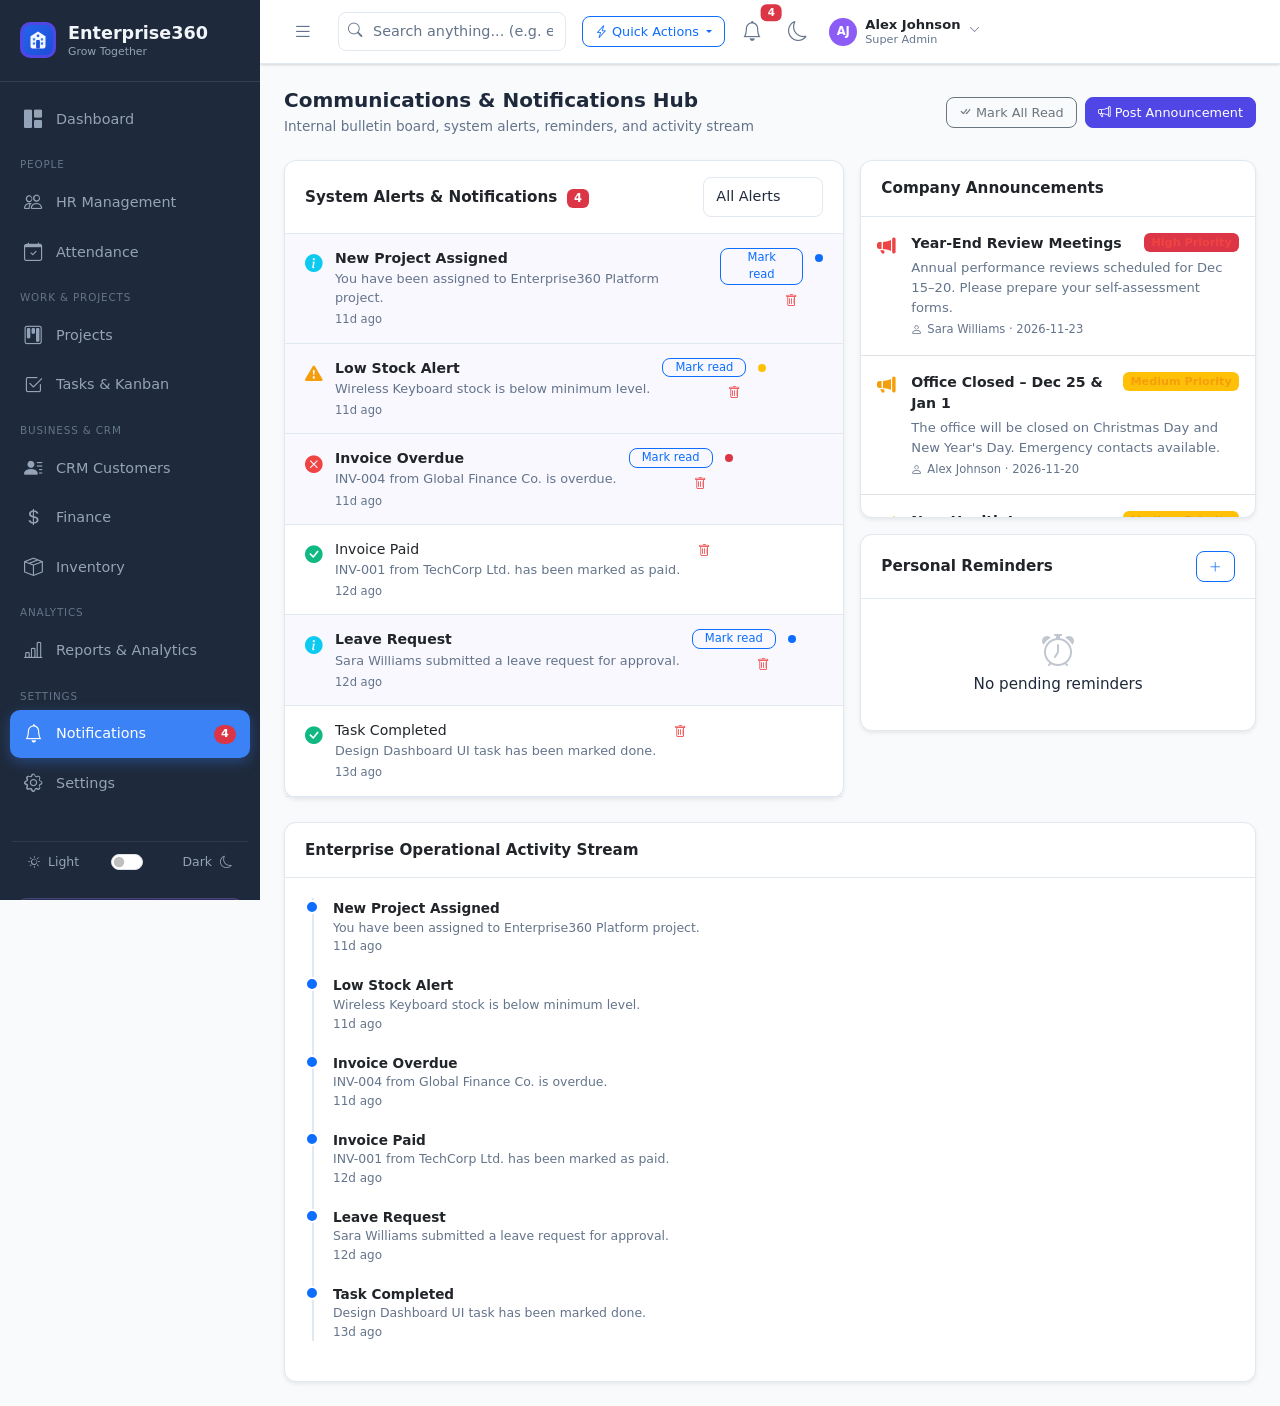
<file: pages/notifications.html>
<!DOCTYPE html>
<html lang="en" data-theme="light">
<head>
  <meta charset="UTF-8"><meta name="viewport" content="width=device-width, initial-scale=1.0">
  <title>Notifications & Feed – Enterprise360</title>
  <link rel="stylesheet" href="https://cdn.jsdelivr.net/npm/bootstrap@5.3.2/dist/css/bootstrap.min.css">
  <link rel="stylesheet" href="https://cdn.jsdelivr.net/npm/bootstrap-icons@1.11.3/font/bootstrap-icons.min.css">
  <link rel="stylesheet" href="../css/style.css">
  <link rel="stylesheet" href="../css/dashboard.css">
  <link rel="stylesheet" href="../css/responsive.css">
</head>
<body>
<div id="toast-container"></div>
<div id="sidebarOverlay" class="sidebar-overlay"></div>
<div class="app-wrapper">
  <aside id="sidebar" class="sidebar"></aside>
  <div class="main-content" id="mainContent">
    <header class="topbar" id="topbar"></header>
    <main class="page-content">
      <div class="d-flex align-items-center justify-content-between mb-4 flex-wrap gap-2">
        <div>
          <h5 class="mb-1 fw-bold">Communications & Notifications Hub</h5>
          <p class="text-muted mb-0" style="font-size:.85rem">Internal bulletin board, system alerts, reminders, and activity stream</p>
        </div>
        <div class="d-flex gap-2">
          <button class="btn btn-outline-secondary btn-sm" id="markAllRead"><i class="bi bi-check-all me-1"></i>Mark All Read</button>
          <button class="btn btn-primary btn-sm" data-bs-toggle="modal" data-bs-target="#announceModal"><i class="bi bi-megaphone me-1"></i>Post Announcement</button>
        </div>
      </div>

      <div class="row g-3">
        <!-- Notifications List -->
        <div class="col-lg-7">
          <div class="card shadow-sm h-100">
            <div class="card-header d-flex justify-content-between align-items-center bg-transparent">
              <span class="card-title fw-bold">System Alerts & Notifications <span id="unreadBadge" class="badge bg-danger ms-1"></span></span>
              <div class="d-flex gap-2">
                <select class="form-select form-select-sm" id="notifFilter" style="width:120px">
                  <option value="">All Alerts</option>
                  <option value="unread">Unread Only</option>
                  <option value="read">Read Only</option>
                </select>
              </div>
            </div>
            <div id="notifList" class="overflow-auto" style="max-height: 580px;"></div>
          </div>
        </div>

        <!-- Announcements + Reminders -->
        <div class="col-lg-5">
          <div class="card mb-3 shadow-sm">
            <div class="card-header bg-transparent"><span class="card-title fw-bold">Company Announcements</span></div>
            <div id="announceList" style="max-height:300px;overflow-y:auto"></div>
          </div>
          <div class="card shadow-sm">
            <div class="card-header bg-transparent d-flex justify-content-between align-items-center">
              <span class="card-title fw-bold">Personal Reminders</span>
              <button class="btn btn-sm btn-outline-primary" data-bs-toggle="modal" data-bs-target="#reminderModal"><i class="bi bi-plus-lg"></i></button>
            </div>
            <div id="reminderList" class="card-body"></div>
          </div>
        </div>

        <!-- Activity Timeline -->
        <div class="col-12 mt-4">
          <div class="card shadow-sm">
            <div class="card-header bg-transparent"><span class="card-title fw-bold">Enterprise Operational Activity Stream</span></div>
            <div class="card-body" id="timeline"></div>
          </div>
        </div>
      </div>

    </main>
  </div>
</div>

<!-- Announcement Modal -->
<div class="modal fade" id="announceModal" tabindex="-1">
  <div class="modal-dialog">
    <div class="modal-content">
      <div class="modal-header">
        <h6 class="modal-title">Post New Company Announcement</h6>
        <button class="btn-close" data-bs-dismiss="modal"></button>
      </div>
      <div class="modal-body">
        <div class="mb-3">
          <label class="form-label">Announcement Title *</label>
          <input type="text" class="form-control" id="annTitle" placeholder="e.g. Quarterly Town Hall Meeting" required>
        </div>
        <div class="mb-3">
          <label class="form-label">Message Content *</label>
          <textarea class="form-control" id="annMessage" rows="4" placeholder="Detail the agenda, location, and participants…" required></textarea>
        </div>
        <div class="mb-3">
          <label class="form-label">Priority Level</label>
          <select class="form-select" id="annPriority">
            <option value="High">High Urgency</option>
            <option value="Medium" selected>Standard / Medium</option>
            <option value="Low">Low / General</option>
          </select>
        </div>
      </div>
      <div class="modal-footer">
        <button class="btn btn-secondary" data-bs-dismiss="modal">Cancel</button>
        <button class="btn btn-primary" id="saveAnnBtn"><i class="bi bi-send me-1"></i>Publish Announcement</button>
      </div>
    </div>
  </div>
</div>

<!-- Reminder Modal -->
<div class="modal fade" id="reminderModal" tabindex="-1">
  <div class="modal-dialog modal-sm">
    <div class="modal-content">
      <div class="modal-header">
        <h6 class="modal-title">Add Follow-up Reminder</h6>
        <button class="btn-close" data-bs-dismiss="modal"></button>
      </div>
      <div class="modal-body">
        <div class="mb-3">
          <label class="form-label">Reminder Task</label>
          <input type="text" class="form-control" id="remText" placeholder="e.g. Call TechCorp procurement" required>
        </div>
        <div class="mb-3">
          <label class="form-label">Target Date & Time</label>
          <input type="datetime-local" class="form-control" id="remDateTime" required>
        </div>
      </div>
      <div class="modal-footer">
        <button class="btn btn-secondary" data-bs-dismiss="modal">Cancel</button>
        <button class="btn btn-primary" id="saveRemBtn"><i class="bi bi-check-lg me-1"></i>Save Reminder</button>
      </div>
    </div>
  </div>
</div>

<script src="https://cdn.jsdelivr.net/npm/bootstrap@5.3.2/dist/js/bootstrap.bundle.min.js"></script>
<script src="../js/data.js"></script>
<script src="../js/storage.js"></script>
<script src="../js/utils.js"></script>
<script src="../js/auth.js"></script>
<script src="../js/app.js"></script>
<script src="../js/notifications.js"></script>
</body>
</html>
</file>
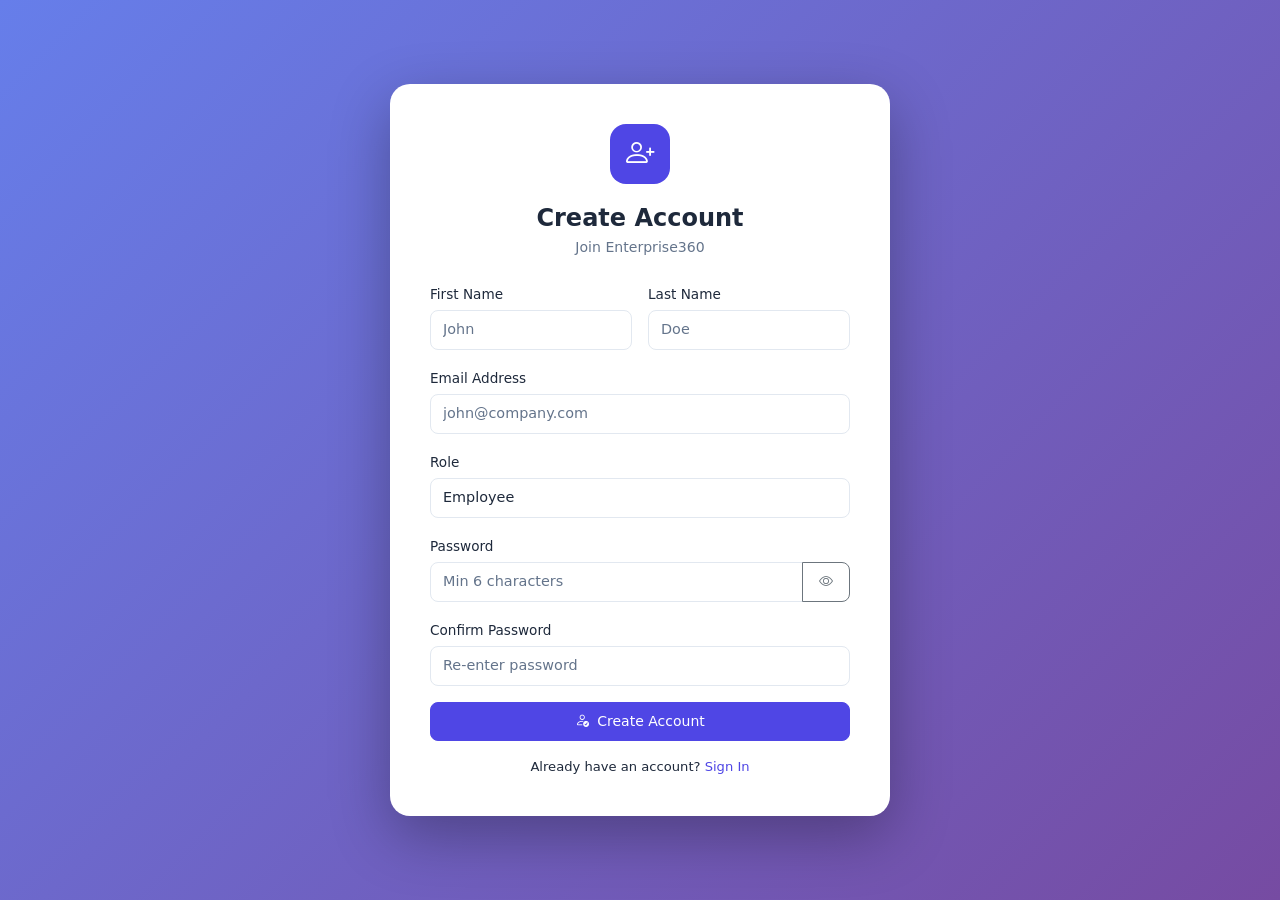
<file: pages/register.html>
<!DOCTYPE html>
<html lang="en" data-theme="light">
<head>
  <meta charset="UTF-8">
  <meta name="viewport" content="width=device-width, initial-scale=1.0">
  <title>Register – Enterprise360</title>
  <link rel="stylesheet" href="https://cdn.jsdelivr.net/npm/bootstrap@5.3.2/dist/css/bootstrap.min.css">
  <link rel="stylesheet" href="https://cdn.jsdelivr.net/npm/bootstrap-icons@1.11.3/font/bootstrap-icons.min.css">
  <link rel="stylesheet" href="../css/style.css">
</head>
<body>
<div class="login-page">
  <div class="login-card" style="max-width:500px">
    <div class="login-logo"><i class="bi bi-person-plus text-white"></i></div>
    <h4 class="text-center fw-bold mb-1">Create Account</h4>
    <p class="text-center text-muted mb-4" style="font-size:.88rem">Join Enterprise360</p>
    <form id="registerForm" novalidate>
      <div class="row g-3">
        <div class="col-6">
          <label class="form-label">First Name</label>
          <input type="text" id="firstName" class="form-control" placeholder="John" required>
        </div>
        <div class="col-6">
          <label class="form-label">Last Name</label>
          <input type="text" id="lastName" class="form-control" placeholder="Doe" required>
        </div>
        <div class="col-12">
          <label class="form-label">Email Address</label>
          <input type="email" id="email" class="form-control" placeholder="john@company.com" required>
        </div>
        <div class="col-12">
          <label class="form-label">Role</label>
          <select id="role" class="form-select">
            <option value="Employee">Employee</option>
            <option value="HR Manager">HR Manager</option>
            <option value="Project Manager">Project Manager</option>
            <option value="Finance Manager">Finance Manager</option>
          </select>
        </div>
        <div class="col-12">
          <label class="form-label">Password</label>
          <div class="input-group">
            <input type="password" id="password" class="form-control" placeholder="Min 6 characters" required minlength="6">
            <button class="btn btn-outline-secondary" type="button" id="togglePass"><i class="bi bi-eye"></i></button>
          </div>
        </div>
        <div class="col-12">
          <label class="form-label">Confirm Password</label>
          <input type="password" id="confirmPassword" class="form-control" placeholder="Re-enter password" required>
        </div>
      </div>
      <div id="regError" class="alert alert-danger py-2 mt-3 d-none" style="font-size:.85rem"></div>
      <button type="submit" class="btn btn-primary w-100 py-2 mt-3">
        <i class="bi bi-person-check me-2"></i>Create Account
      </button>
    </form>
    <p class="text-center mt-3 mb-0" style="font-size:.82rem">
      Already have an account? <a href="login.html" class="text-primary text-decoration-none">Sign In</a>
    </p>
  </div>
</div>
<div id="toast-container"></div>
<script src="https://cdn.jsdelivr.net/npm/bootstrap@5.3.2/dist/js/bootstrap.bundle.min.js"></script>
<script src="../js/data.js"></script>
<script src="../js/storage.js"></script>
<script src="../js/utils.js"></script>
<script src="../js/auth.js"></script>
<script>
  const { Storage } = window.E360;
  const { showToast, genId } = window.E360.Utils;
  const { getSampleData } = window.E360;

  const theme = localStorage.getItem('e360_theme') || 'light';
  document.documentElement.setAttribute('data-theme', theme);

  document.getElementById('togglePass').addEventListener('click', function() {
    const inp = document.getElementById('password');
    const icon = this.querySelector('i');
    if (inp.type === 'password') { inp.type = 'text'; icon.className = 'bi bi-eye-slash'; }
    else { inp.type = 'password'; icon.className = 'bi bi-eye'; }
  });

  document.getElementById('registerForm').addEventListener('submit', async (e) => {
    e.preventDefault();
    const fn = document.getElementById('firstName').value.trim();
    const ln = document.getElementById('lastName').value.trim();
    const email = document.getElementById('email').value.trim();
    const role = document.getElementById('role').value;
    const pass = document.getElementById('password').value;
    const confirm = document.getElementById('confirmPassword').value;
    const errEl = document.getElementById('regError');

    if (!fn || !ln || !email || !pass) { errEl.textContent = 'All fields are required.'; errEl.classList.remove('d-none'); return; }
    if (pass.length < 6) { errEl.textContent = 'Password must be at least 6 characters.'; errEl.classList.remove('d-none'); return; }
    if (pass !== confirm) { errEl.textContent = 'Passwords do not match.'; errEl.classList.remove('d-none'); return; }
    errEl.classList.add('d-none');

    const data = await getSampleData();
    const users = Storage.get('users', data.users || []);
    if (users.find(u => u.email === email)) { errEl.textContent = 'Email already registered.'; errEl.classList.remove('d-none'); return; }

    const newUser = { id: genId(), name: `${fn} ${ln}`, email, password: pass, role, avatar: '', department: '', phone: '', joinDate: new Date().toISOString().split('T')[0] };
    users.push(newUser);
    Storage.set('users', users);
    showToast('Account created! You can now sign in.', 'success');
    setTimeout(() => window.location.href = 'login.html', 1000);
  });
</script>
</body>
</html>
</file>
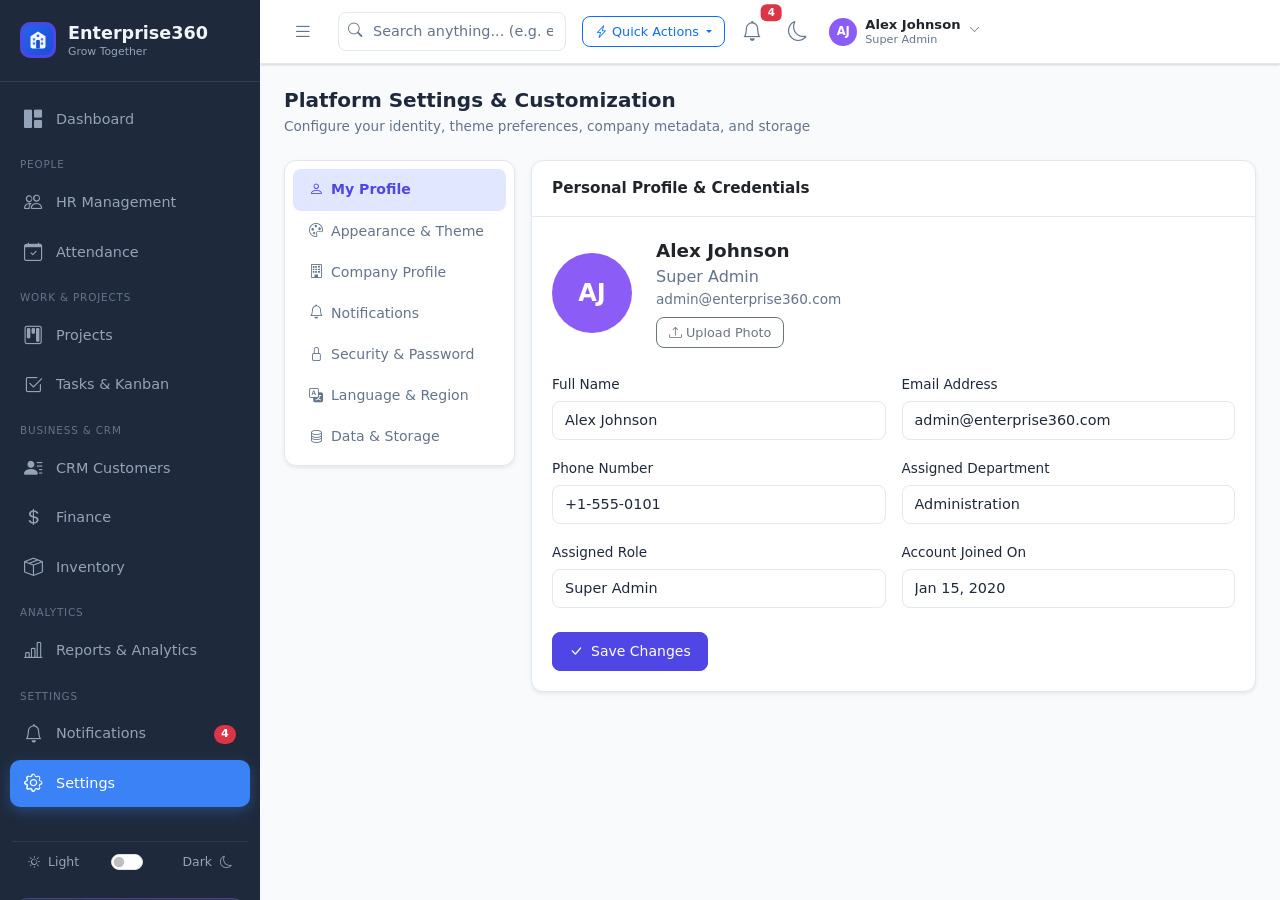
<file: pages/settings.html>
<!DOCTYPE html>
<html lang="en" data-theme="light">
<head>
  <meta charset="UTF-8"><meta name="viewport" content="width=device-width, initial-scale=1.0">
  <title>Settings & Customization – Enterprise360</title>
  <link rel="stylesheet" href="https://cdn.jsdelivr.net/npm/bootstrap@5.3.2/dist/css/bootstrap.min.css">
  <link rel="stylesheet" href="https://cdn.jsdelivr.net/npm/bootstrap-icons@1.11.3/font/bootstrap-icons.min.css">
  <link rel="stylesheet" href="../css/style.css">
  <link rel="stylesheet" href="../css/dashboard.css">
  <link rel="stylesheet" href="../css/responsive.css">
</head>
<body>
<div id="toast-container"></div>
<div id="sidebarOverlay" class="sidebar-overlay"></div>
<div class="app-wrapper">
  <aside id="sidebar" class="sidebar"></aside>
  <div class="main-content" id="mainContent">
    <header class="topbar" id="topbar"></header>
    <main class="page-content">
      <div class="d-flex align-items-center justify-content-between mb-4">
        <div>
          <h5 class="mb-1 fw-bold">Platform Settings & Customization</h5>
          <p class="text-muted mb-0" style="font-size:.85rem">Configure your identity, theme preferences, company metadata, and storage</p>
        </div>
      </div>

      <div class="row g-3">
        <!-- Settings Nav -->
        <div class="col-lg-3">
          <div class="card shadow-sm">
            <div class="card-body p-2">
              <nav class="settings-nav nav flex-column">
                <button class="nav-link active text-start" data-panel="profile"><i class="bi bi-person me-2"></i>My Profile</button>
                <button class="nav-link text-start" data-panel="appearance"><i class="bi bi-palette me-2"></i>Appearance & Theme</button>
                <button class="nav-link text-start" data-panel="company"><i class="bi bi-building me-2"></i>Company Profile</button>
                <button class="nav-link text-start" data-panel="notifications"><i class="bi bi-bell me-2"></i>Notifications</button>
                <button class="nav-link text-start" data-panel="password"><i class="bi bi-lock me-2"></i>Security & Password</button>
                <button class="nav-link text-start" data-panel="language"><i class="bi bi-translate me-2"></i>Language & Region</button>
                <button class="nav-link text-start" data-panel="data"><i class="bi bi-database me-2"></i>Data & Storage</button>
              </nav>
            </div>
          </div>
        </div>

        <!-- Settings Content -->
        <div class="col-lg-9">

          <!-- Profile Panel -->
          <div id="panel-profile" class="card shadow-sm">
            <div class="card-header bg-transparent"><span class="card-title fw-bold">Personal Profile & Credentials</span></div>
            <div class="card-body">
              <div class="d-flex align-items-center gap-4 mb-4">
                <div class="avatar-upload-wrap" onclick="document.getElementById('profileAvatarInput').click()">
                  <div class="avatar avatar-xl" id="profileAvatar"></div>
                  <div class="avatar-overlay"><i class="bi bi-camera"></i></div>
                </div>
                <input type="file" id="profileAvatarInput" accept="image/*" class="d-none">
                <div>
                  <div class="fw-bold" id="profileName" style="font-size:1.15rem">Alex Johnson</div>
                  <div class="text-muted" id="profileRole">Super Admin</div>
                  <div class="text-muted" id="profileEmail" style="font-size:.85rem">admin@enterprise360.com</div>
                  <button class="btn btn-sm btn-outline-secondary mt-2" onclick="document.getElementById('profileAvatarInput').click()">
                    <i class="bi bi-upload me-1"></i>Upload Photo
                  </button>
                </div>
              </div>
              <div class="row g-3">
                <div class="col-sm-6"><label class="form-label">Full Name</label><input type="text" class="form-control" id="settingName"></div>
                <div class="col-sm-6"><label class="form-label">Email Address</label><input type="email" class="form-control" id="settingEmail"></div>
                <div class="col-sm-6"><label class="form-label">Phone Number</label><input type="text" class="form-control" id="settingPhone"></div>
                <div class="col-sm-6"><label class="form-label">Assigned Department</label><input type="text" class="form-control" id="settingDept" readonly></div>
                <div class="col-sm-6"><label class="form-label">Assigned Role</label><input type="text" class="form-control" id="settingRoleInp" readonly></div>
                <div class="col-sm-6"><label class="form-label">Account Joined On</label><input type="text" class="form-control" id="settingJoin" readonly></div>
              </div>
              <button class="btn btn-primary mt-4" id="saveProfileBtn"><i class="bi bi-check-lg me-2"></i>Save Changes</button>
            </div>
          </div>

          <!-- Appearance Panel -->
          <div id="panel-appearance" class="card shadow-sm d-none">
            <div class="card-header bg-transparent"><span class="card-title fw-bold">Theme & UI Styling</span></div>
            <div class="card-body">
              <div class="mb-4">
                <label class="form-label fw-bold">Color Theme Mode</label>
                <div class="d-flex gap-4 mt-2">
                  <label class="d-flex align-items-center gap-2 cursor-pointer">
                    <input type="radio" name="theme" value="light" class="form-check-input" id="themeLight">
                    <div class="border rounded p-2 text-center" style="width:90px;height:60px;background:#f8fafc">
                      <i class="bi bi-sun text-warning fs-4"></i>
                    </div>
                    <span class="fw-semibold">Light</span>
                  </label>
                  <label class="d-flex align-items-center gap-2 cursor-pointer">
                    <input type="radio" name="theme" value="dark" class="form-check-input" id="themeDark">
                    <div class="border rounded p-2 text-center" style="width:90px;height:60px;background:#0f172a">
                      <i class="bi bi-moon-stars text-info fs-4"></i>
                    </div>
                    <span class="fw-semibold">Dark</span>
                  </label>
                </div>
              </div>
              <div class="mb-4">
                <label class="form-label fw-bold">Primary Brand Accent Color</label>
                <p class="text-muted small">Choose the dominant primary tint across buttons, active pills, and progress bars:</p>
                <div class="d-flex gap-2 mt-2 flex-wrap" id="colorSwatches">
                  <div class="color-swatch active" data-color="#4f46e5" style="background:#4f46e5" title="Indigo"></div>
                  <div class="color-swatch" data-color="#06b6d4" style="background:#06b6d4" title="Cyan"></div>
                  <div class="color-swatch" data-color="#10b981" style="background:#10b981" title="Emerald"></div>
                  <div class="color-swatch" data-color="#f59e0b" style="background:#f59e0b" title="Amber"></div>
                  <div class="color-swatch" data-color="#ef4444" style="background:#ef4444" title="Rose"></div>
                  <div class="color-swatch" data-color="#8b5cf6" style="background:#8b5cf6" title="Violet"></div>
                  <div class="color-swatch" data-color="#ec4899" style="background:#ec4899" title="Pink"></div>
                </div>
              </div>
              <div class="mb-4">
                <label class="form-label fw-bold">Sidebar Configuration</label>
                <div class="form-check form-switch mt-2">
                  <input class="form-check-input" type="checkbox" id="collapseSidebar">
                  <label class="form-check-label" for="collapseSidebar">Always start with collapsed sidebar (icons only)</label>
                </div>
              </div>
            </div>
          </div>

          <!-- Company Panel -->
          <div id="panel-company" class="card shadow-sm d-none">
            <div class="card-header bg-transparent"><span class="card-title fw-bold">Company Information & Tax Settings</span></div>
            <div class="card-body">
              <div class="row g-3">
                <div class="col-sm-6"><label class="form-label">Corporate Entity Name</label><input type="text" class="form-control" id="compName" value="Enterprise360 International Ltd."></div>
                <div class="col-sm-6"><label class="form-label">Industry Sector</label><input type="text" class="form-control" id="compIndustry" value="Enterprise Cloud Software"></div>
                <div class="col-sm-6"><label class="form-label">Official Support Email</label><input type="email" class="form-control" id="compEmail" value="contact@enterprise360.com"></div>
                <div class="col-sm-6"><label class="form-label">Headquarters Phone</label><input type="text" class="form-control" id="compPhone" value="+1-555-0100"></div>
                <div class="col-12"><label class="form-label">Registered Office Address</label><textarea class="form-control" id="compAddress" rows="2">123 Innovation Boulevard, Suite 500, Tech Park, CA 90210</textarea></div>
                <div class="col-sm-6"><label class="form-label">Tax / GST Identification Number</label><input type="text" class="form-control" id="compTax" value="US-99382104-TAX"></div>
                <div class="col-sm-6"><label class="form-label">Fiscal Year Commencement</label>
                  <select class="form-select" id="compFY"><option>January 1st</option><option>April 1st</option><option>July 1st</option><option>October 1st</option></select>
                </div>
              </div>
              <button class="btn btn-primary mt-4" id="saveCompBtn"><i class="bi bi-check-lg me-2"></i>Save Company Information</button>
            </div>
          </div>

          <!-- Notifications Prefs -->
          <div id="panel-notifications" class="card shadow-sm d-none">
            <div class="card-header bg-transparent"><span class="card-title fw-bold">Notification Preferences</span></div>
            <div class="card-body">
              <p class="text-muted mb-3" style="font-size:.88rem">Select which events trigger in-app banner alerts and badge counters:</p>
              <div class="list-group list-group-flush">
                <div class="list-group-item d-flex justify-content-between align-items-center px-0">
                  <div>
                    <div class="fw-semibold" style="font-size:.88rem">New Task Assigned</div>
                    <div class="text-muted small">Notify when a new Kanban task is assigned to you</div>
                  </div>
                  <div class="form-check form-switch mb-0"><input class="form-check-input" type="checkbox" checked></div>
                </div>
                <div class="list-group-item d-flex justify-content-between align-items-center px-0">
                  <div>
                    <div class="fw-semibold" style="font-size:.88rem">Leave Approval & Updates</div>
                    <div class="text-muted small">Notify when employee leave applications are approved or rejected</div>
                  </div>
                  <div class="form-check form-switch mb-0"><input class="form-check-input" type="checkbox" checked></div>
                </div>
                <div class="list-group-item d-flex justify-content-between align-items-center px-0">
                  <div>
                    <div class="fw-semibold" style="font-size:.88rem">Invoice & Billing Status</div>
                    <div class="text-muted small">Notify when client invoices are paid or become overdue</div>
                  </div>
                  <div class="form-check form-switch mb-0"><input class="form-check-input" type="checkbox" checked></div>
                </div>
                <div class="list-group-item d-flex justify-content-between align-items-center px-0">
                  <div>
                    <div class="fw-semibold" style="font-size:.88rem">Low Inventory Warning</div>
                    <div class="text-muted small">Notify when stock count dips below the required minimum threshold</div>
                  </div>
                  <div class="form-check form-switch mb-0"><input class="form-check-input" type="checkbox" checked></div>
                </div>
              </div>
              <button class="btn btn-primary mt-4" id="saveNotifPrefsBtn"><i class="bi bi-check-lg me-2"></i>Save Preferences</button>
            </div>
          </div>

          <!-- Password Panel -->
          <div id="panel-password" class="card shadow-sm d-none">
            <div class="card-header bg-transparent"><span class="card-title fw-bold">Change Security Password</span></div>
            <div class="card-body">
              <div class="alert alert-info d-flex gap-2 align-items-center" style="font-size:.85rem">
                <i class="bi bi-info-circle-fill fs-5"></i>
                This is an enterprise demo frontend application. Password updates modify the in-memory and local session.
              </div>
              <div class="row g-3" style="max-width:440px">
                <div class="col-12"><label class="form-label">Current Password</label><input type="password" class="form-control" id="curPass" placeholder="••••••••"></div>
                <div class="col-12"><label class="form-label">New Password</label><input type="password" class="form-control" id="newPass" placeholder="Minimum 6 characters"></div>
                <div class="col-12"><label class="form-label">Confirm New Password</label><input type="password" class="form-control" id="confPass" placeholder="Repeat new password"></div>
              </div>
              <button class="btn btn-primary mt-4" id="changePassBtn"><i class="bi bi-lock me-2"></i>Update Password</button>
            </div>
          </div>

          <!-- Language Panel -->
          <div id="panel-language" class="card shadow-sm d-none">
            <div class="card-header bg-transparent"><span class="card-title fw-bold">Language, Locale & Timezone</span></div>
            <div class="card-body">
              <div class="mb-3">
                <label class="form-label">Display Language</label>
                <select class="form-select" style="max-width:320px" id="langSelect">
                  <option value="en">English (United States)</option>
                  <option value="es">Español (Spanish)</option>
                  <option value="fr">Français (French)</option>
                  <option value="de">Deutsch (German)</option>
                  <option value="zh">中文 (Chinese)</option>
                  <option value="ja">日本語 (Japanese)</option>
                </select>
              </div>
              <div class="mb-3">
                <label class="form-label">Corporate Timezone</label>
                <select class="form-select" style="max-width:320px" id="tzSelect">
                  <option>UTC-08:00 Pacific Standard Time (US & Canada)</option>
                  <option>UTC-05:00 Eastern Standard Time (US & Canada)</option>
                  <option>UTC+00:00 Greenwich Mean Time (London, Dublin)</option>
                  <option>UTC+05:30 India Standard Time (New Delhi, Mumbai)</option>
                  <option>UTC+08:00 Singapore / Beijing Time</option>
                </select>
              </div>
              <div class="mb-3">
                <label class="form-label">Date Format Pattern</label>
                <select class="form-select" style="max-width:320px" id="dateFmtSelect">
                  <option>MMM DD, YYYY (e.g. Nov 23, 2026)</option>
                  <option>YYYY-MM-DD (e.g. 2026-11-23)</option>
                  <option>DD/MM/YYYY (e.g. 23/11/2026)</option>
                </select>
              </div>
              <button class="btn btn-primary mt-2" id="saveLangBtn"><i class="bi bi-check-lg me-2"></i>Save Regional Preferences</button>
            </div>
          </div>

          <!-- Data Panel -->
          <div id="panel-data" class="card shadow-sm d-none">
            <div class="card-header bg-transparent"><span class="card-title fw-bold">Data Management & Browser Storage</span></div>
            <div class="card-body">
              <div class="mb-4">
                <h6 class="fw-bold mb-2">Local Storage Footprint</h6>
                <div id="storageUsage" class="text-muted" style="font-size:.88rem"></div>
              </div>
              <hr>
              <div class="mb-4">
                <h6 class="fw-bold mb-2">Export Full Application Snapshot</h6>
                <p class="text-muted" style="font-size:.85rem">Download all active database records (employees, projects, tasks, customers, finance, inventory) as a structured JSON file.</p>
                <button class="btn btn-outline-primary" id="exportDataBtn"><i class="bi bi-download me-2"></i>Export JSON Snapshot</button>
              </div>
              <hr>
              <div class="mb-2">
                <h6 class="fw-bold mb-2 text-danger">Reset to Factory Demo State</h6>
                <p class="text-muted" style="font-size:.85rem">Clear all modified local changes and reinitialize from the original Enterprise360 seed dataset.</p>
                <button class="btn btn-outline-danger" id="resetDataBtn"><i class="bi bi-arrow-counterclockwise me-2"></i>Reset All Data</button>
              </div>
            </div>
          </div>

        </div>
      </div>
    </main>
  </div>
</div>

<script src="https://cdn.jsdelivr.net/npm/bootstrap@5.3.2/dist/js/bootstrap.bundle.min.js"></script>
<script src="../js/data.js"></script>
<script src="../js/storage.js"></script>
<script src="../js/utils.js"></script>
<script src="../js/auth.js"></script>
<script src="../js/app.js"></script>
<script src="../js/settings.js"></script>
</body>
</html>
</file>
<file: css/style.css>
/* ========================================
   Enterprise360 – Global Styles
   ======================================== */
:root {
  --primary: #4f46e5;
  --primary-dark: #3730a3;
  --primary-light: #e0e7ff;
  --secondary: #06b6d4;
  --success: #10b981;
  --warning: #f59e0b;
  --danger: #ef4444;
  --info: #3b82f6;
  --dark: #1e293b;
  --sidebar-width: 260px;
  --sidebar-collapsed: 70px;
  --header-height: 64px;
  --font: 'Segoe UI', system-ui, -apple-system, sans-serif;
  --transition: all 0.3s ease;
  --shadow: 0 1px 3px rgba(0,0,0,.1), 0 1px 2px rgba(0,0,0,.06);
  --shadow-md: 0 4px 6px rgba(0,0,0,.07), 0 2px 4px rgba(0,0,0,.05);
  --shadow-lg: 0 10px 15px rgba(0,0,0,.1), 0 4px 6px rgba(0,0,0,.05);
  --radius: 0.75rem;
  --radius-sm: 0.5rem;
}

/* ---- Dark Mode Variables ---- */
[data-theme="dark"] {
  --bg: #0f172a;
  --bg-card: #1e293b;
  --bg-sidebar: #0f172a;
  --text: #f1f5f9;
  --text-muted: #94a3b8;
  --border: #334155;
  --input-bg: #1e293b;
  --hover: #334155;
  --table-stripe: #1e293b;
}
[data-theme="light"] {
  --bg: #f8fafc;
  --bg-card: #ffffff;
  --bg-sidebar: #1e293b;
  --text: #1e293b;
  --text-muted: #64748b;
  --border: #e2e8f0;
  --input-bg: #ffffff;
  --hover: #f1f5f9;
  --table-stripe: #f8fafc;
}

* { box-sizing: border-box; }

body {
  font-family: var(--font);
  background: var(--bg);
  color: var(--text);
  transition: background 0.3s, color 0.3s;
  overflow-x: hidden;
}

/* ========================================
   LAYOUT
   ======================================== */
.app-wrapper { display: flex; min-height: 100vh; }

/* ---- Sidebar ---- */
.sidebar {
  width: var(--sidebar-width);
  background: var(--bg-sidebar);
  color: #f1f5f9;
  position: fixed;
  top: 0; left: 0;
  height: 100vh;
  display: flex;
  flex-direction: column;
  transition: var(--transition);
  z-index: 1040;
  overflow-y: auto;
  overflow-x: hidden;
}
.sidebar.collapsed { width: var(--sidebar-collapsed); }
.sidebar-brand {
  display: flex;
  align-items: center;
  gap: 12px;
  padding: 20px 20px;
  border-bottom: 1px solid rgba(255,255,255,.1);
  min-height: var(--header-height);
  flex-shrink: 0;
}
.sidebar-brand .brand-icon {
  width: 36px; height: 36px;
  background: var(--primary);
  border-radius: 10px;
  display: flex; align-items: center; justify-content: center;
  font-size: 18px;
  flex-shrink: 0;
}
.sidebar-brand .brand-text { font-size: 1.1rem; font-weight: 700; white-space: nowrap; overflow: hidden; }
.sidebar.collapsed .brand-text { display: none; }

.sidebar-nav { padding: 12px 0; flex: 1; }
.nav-section-title {
  font-size: 0.65rem;
  text-transform: uppercase;
  letter-spacing: .08em;
  color: #64748b;
  padding: 12px 20px 4px;
  white-space: nowrap;
  overflow: hidden;
}
.sidebar.collapsed .nav-section-title { visibility: hidden; }

.sidebar-nav .nav-item { list-style: none; margin: 2px 10px; }
.sidebar-nav .nav-link {
  display: flex;
  align-items: center;
  gap: 12px;
  padding: 10px 14px;
  color: #94a3b8;
  text-decoration: none;
  transition: var(--transition);
  border-radius: 10px;
  white-space: nowrap;
  overflow: hidden;
  font-size: .9rem;
  font-weight: 500;
}
.sidebar-nav .nav-link:hover {
  background: rgba(255,255,255,.07);
  color: #fff;
}
.sidebar-nav .nav-link.active {
  background: #3b82f6;
  color: #fff;
  box-shadow: 0 4px 14px rgba(59, 130, 246, 0.35);
}
.sidebar-nav .nav-link i { font-size: 1.15rem; flex-shrink: 0; min-width: 20px; }
.sidebar-nav .nav-link .nav-text { overflow: hidden; flex: 1; }
.sidebar.collapsed .nav-text { display: none; }
.sidebar.collapsed .nav-item { margin: 4px 8px; }
.sidebar.collapsed .nav-link { justify-content: center; padding: 12px; border-radius: 10px; }
.sidebar.collapsed .nav-link.active { background: #3b82f6; }

.sidebar-brand .brand-text-wrap { overflow: hidden; }
.sidebar.collapsed .brand-text-wrap { display: none; }
.sidebar-brand .brand-subtext {
  font-size: 0.68rem;
  color: #94a3b8;
  font-weight: 400;
  margin-top: -2px;
}
.sidebar-theme-switch {
  border-top: 1px solid rgba(255,255,255,0.08);
  margin: 4px 12px;
}
.sidebar.collapsed .sidebar-theme-switch { display: none; }

.sidebar-footer {
  padding: 16px 20px;
  border-top: 1px solid rgba(255,255,255,.1);
  display: flex;
  align-items: center;
  gap: 12px;
}
.sidebar.collapsed .sidebar-footer { justify-content: center; padding: 16px 8px; }
.sidebar-footer .user-info { overflow: hidden; }
.sidebar.collapsed .user-info { display: none; }

/* ---- Main Content ---- */
.main-content {
  margin-left: var(--sidebar-width);
  flex: 1;
  display: flex;
  flex-direction: column;
  min-height: 100vh;
  transition: var(--transition);
}
.main-content.sidebar-collapsed { margin-left: var(--sidebar-collapsed); }

/* ---- Topbar ---- */
.topbar {
  background: var(--bg-card);
  border-bottom: 1px solid var(--border);
  height: var(--header-height);
  display: flex;
  align-items: center;
  padding: 0 24px;
  gap: 16px;
  position: sticky;
  top: 0;
  z-index: 1030;
  box-shadow: var(--shadow);
}
.topbar-title { font-size: 1.1rem; font-weight: 600; flex: 1; }
.topbar-actions { display: flex; align-items: center; gap: 8px; }

.btn-icon {
  width: 38px; height: 38px;
  border: none;
  background: transparent;
  border-radius: var(--radius-sm);
  display: flex; align-items: center; justify-content: center;
  cursor: pointer;
  color: var(--text-muted);
  transition: var(--transition);
  position: relative;
}
.btn-icon:hover { background: var(--hover); color: var(--text); }
.badge-dot {
  position: absolute;
  top: 6px; right: 6px;
  width: 8px; height: 8px;
  background: var(--danger);
  border-radius: 50%;
  border: 2px solid var(--bg-card);
}

/* ---- Page Content ---- */
.page-content { padding: 24px; flex: 1; }

/* ========================================
   CARDS
   ======================================== */
.card {
  background: var(--bg-card);
  border: 1px solid var(--border);
  border-radius: var(--radius);
  box-shadow: var(--shadow);
  transition: var(--transition);
}
.card:hover { box-shadow: var(--shadow-md); }
.card-header {
  padding: 16px 20px;
  border-bottom: 1px solid var(--border);
  display: flex;
  align-items: center;
  justify-content: space-between;
  gap: 12px;
}
.card-title { font-size: .95rem; font-weight: 600; margin: 0; }
.card-body { padding: 20px; }

/* Stat Cards */
.stat-card {
  border-radius: var(--radius);
  padding: 20px;
  display: flex;
  align-items: center;
  gap: 16px;
  background: var(--bg-card);
  border: 1px solid var(--border);
  box-shadow: var(--shadow);
  transition: var(--transition);
}
.stat-card:hover { transform: translateY(-2px); box-shadow: var(--shadow-md); }
.stat-icon {
  width: 56px; height: 56px;
  border-radius: var(--radius);
  display: flex; align-items: center; justify-content: center;
  font-size: 1.5rem;
  flex-shrink: 0;
}
.stat-info { flex: 1; }
.stat-value { font-size: 1.75rem; font-weight: 700; line-height: 1; }
.stat-label { font-size: .8rem; color: var(--text-muted); margin-top: 4px; }
.stat-change { font-size: .78rem; display: flex; align-items: center; gap: 3px; margin-top: 4px; }
.stat-change.up { color: var(--success); }
.stat-change.down { color: var(--danger); }

/* Color variants */
.bg-primary-soft { background: var(--primary-light); color: var(--primary); }
.bg-success-soft { background: #d1fae5; color: var(--success); }
.bg-warning-soft { background: #fef3c7; color: var(--warning); }
.bg-danger-soft { background: #fee2e2; color: var(--danger); }
.bg-info-soft { background: #dbeafe; color: var(--info); }
.bg-secondary-soft { background: #cffafe; color: var(--secondary); }
[data-theme="dark"] .bg-primary-soft { background: rgba(79,70,229,.2); }
[data-theme="dark"] .bg-success-soft { background: rgba(16,185,129,.2); }
[data-theme="dark"] .bg-warning-soft { background: rgba(245,158,11,.2); }
[data-theme="dark"] .bg-danger-soft { background: rgba(239,68,68,.2); }
[data-theme="dark"] .bg-info-soft { background: rgba(59,130,246,.2); }
[data-theme="dark"] .bg-secondary-soft { background: rgba(6,182,212,.2); }

/* ========================================
   FORMS & INPUTS
   ======================================== */
.form-control, .form-select {
  background: var(--input-bg);
  border: 1px solid var(--border);
  color: var(--text);
  border-radius: var(--radius-sm);
  padding: 8px 12px;
  font-size: .9rem;
  transition: var(--transition);
}
.form-control:focus, .form-select:focus {
  border-color: var(--primary);
  box-shadow: 0 0 0 3px rgba(79,70,229,.15);
  background: var(--input-bg);
  color: var(--text);
  outline: none;
}
.form-control::placeholder { color: var(--text-muted); }
.form-label { font-size: .85rem; font-weight: 500; color: var(--text); margin-bottom: 6px; }

/* ========================================
   BUTTONS
   ======================================== */
.btn { border-radius: var(--radius-sm); font-size: .875rem; font-weight: 500; padding: 8px 16px; transition: var(--transition); }
.btn-primary { background: var(--primary); border-color: var(--primary); }
.btn-primary:hover { background: var(--primary-dark); border-color: var(--primary-dark); }
.btn-sm { padding: 5px 12px; font-size: .8rem; }

/* ========================================
   TABLES
   ======================================== */
.table-wrapper {
  overflow-x: auto;
  border-radius: var(--radius);
}
.table {
  color: var(--text);
  margin: 0;
}
.table th {
  font-size: .78rem;
  text-transform: uppercase;
  letter-spacing: .05em;
  color: var(--text-muted);
  font-weight: 600;
  background: var(--bg-card);
  border-color: var(--border);
  padding: 12px 16px;
  white-space: nowrap;
}
.table td {
  vertical-align: middle;
  border-color: var(--border);
  padding: 12px 16px;
  font-size: .88rem;
  background: var(--bg-card);
}
.table tbody tr:hover td { background: var(--hover); }

/* ========================================
   BADGES
   ======================================== */
.badge-status {
  display: inline-flex;
  align-items: center;
  gap: 5px;
  padding: 3px 10px;
  border-radius: 999px;
  font-size: .75rem;
  font-weight: 500;
}
.badge-status::before { content: ''; width: 6px; height: 6px; border-radius: 50%; background: currentColor; }
.badge-active, .badge-paid, .badge-approved, .badge-completed, .badge-won, .badge-present, .badge-done { background: #d1fae5; color: #065f46; }
.badge-inactive, .badge-overdue, .badge-rejected, .badge-lost { background: #fee2e2; color: #991b1b; }
.badge-pending, .badge-inprogress, .badge-negotiation, .badge-planning, .badge-late { background: #fef3c7; color: #92400e; }
.badge-prospect, .badge-todo { background: #dbeafe; color: #1e40af; }
.badge-lowstock { background: #fef3c7; color: #92400e; }
.badge-outofstock { background: #fee2e2; color: #991b1b; }
.badge-instock { background: #d1fae5; color: #065f46; }
[data-theme="dark"] .badge-active, [data-theme="dark"] .badge-paid, [data-theme="dark"] .badge-approved, [data-theme="dark"] .badge-completed, [data-theme="dark"] .badge-done { background: rgba(16,185,129,.2); color: #6ee7b7; }
[data-theme="dark"] .badge-inactive, [data-theme="dark"] .badge-overdue, [data-theme="dark"] .badge-rejected, [data-theme="dark"] .badge-lost { background: rgba(239,68,68,.2); color: #fca5a5; }
[data-theme="dark"] .badge-pending, [data-theme="dark"] .badge-inprogress, [data-theme="dark"] .badge-late { background: rgba(245,158,11,.2); color: #fcd34d; }
[data-theme="dark"] .badge-todo { background: rgba(59,130,246,.2); color: #93c5fd; }

/* ========================================
   PROGRESS
   ======================================== */
.progress { background: var(--border); border-radius: 999px; height: 6px; }
.progress-bar { border-radius: 999px; }

/* ========================================
   MODALS
   ======================================== */
.modal-content {
  background: var(--bg-card);
  border: 1px solid var(--border);
  border-radius: var(--radius);
}
.modal-header { border-bottom-color: var(--border); }
.modal-footer { border-top-color: var(--border); }
.modal-title { font-size: 1rem; font-weight: 600; }

/* ========================================
   AVATAR
   ======================================== */
.avatar {
  width: 36px; height: 36px;
  border-radius: 50%;
  background: var(--primary);
  display: flex; align-items: center; justify-content: center;
  color: white;
  font-weight: 600;
  font-size: .85rem;
  flex-shrink: 0;
  overflow: hidden;
}
.avatar img { width: 100%; height: 100%; object-fit: cover; }
.avatar-sm { width: 28px; height: 28px; font-size: .72rem; }
.avatar-lg { width: 56px; height: 56px; font-size: 1.1rem; }
.avatar-xl { width: 80px; height: 80px; font-size: 1.5rem; }

/* ========================================
   SKELETON LOADING
   ======================================== */
.skeleton {
  background: linear-gradient(90deg, var(--border) 25%, var(--hover) 50%, var(--border) 75%);
  background-size: 200% 100%;
  animation: skeleton-wave 1.5s infinite;
  border-radius: var(--radius-sm);
}
@keyframes skeleton-wave { 0% { background-position: 200% 0; } 100% { background-position: -200% 0; } }

/* ========================================
   TOAST NOTIFICATIONS
   ======================================== */
#toast-container {
  position: fixed;
  top: 80px; right: 20px;
  z-index: 9999;
  display: flex;
  flex-direction: column;
  gap: 8px;
  pointer-events: none;
}
.toast-item {
  background: var(--bg-card);
  border: 1px solid var(--border);
  border-radius: var(--radius);
  padding: 14px 18px;
  box-shadow: var(--shadow-lg);
  display: flex;
  align-items: flex-start;
  gap: 12px;
  min-width: 300px;
  max-width: 400px;
  pointer-events: all;
  animation: slideInRight .3s ease;
}
@keyframes slideInRight { from { transform: translateX(100%); opacity: 0; } to { transform: translateX(0); opacity: 1; } }
.toast-icon { font-size: 1.1rem; margin-top: 1px; }
.toast-body { flex: 1; }
.toast-title { font-weight: 600; font-size: .88rem; }
.toast-message { font-size: .82rem; color: var(--text-muted); }
.toast-close { background: none; border: none; cursor: pointer; color: var(--text-muted); padding: 0; }
.toast-info .toast-icon { color: var(--info); }
.toast-success .toast-icon { color: var(--success); }
.toast-warning .toast-icon { color: var(--warning); }
.toast-danger .toast-icon { color: var(--danger); }
.toast-info { border-left: 4px solid var(--info); }
.toast-success { border-left: 4px solid var(--success); }
.toast-warning { border-left: 4px solid var(--warning); }
.toast-danger { border-left: 4px solid var(--danger); }

/* ========================================
   SEARCH & FILTER BAR
   ======================================== */
.search-bar { position: relative; }
.search-bar .bi-search {
  position: absolute; left: 10px; top: 50%; transform: translateY(-50%);
  color: var(--text-muted); font-size: .9rem;
}
.search-bar input { padding-left: 34px; }

/* ========================================
   EMPTY STATE
   ======================================== */
.empty-state {
  text-align: center;
  padding: 48px 24px;
  color: var(--text-muted);
}
.empty-state i { font-size: 3rem; margin-bottom: 16px; opacity: .4; }
.empty-state h6 { font-size: .95rem; color: var(--text); margin-bottom: 8px; }
.empty-state p { font-size: .85rem; }

/* ========================================
   KANBAN BOARD
   ======================================== */
.kanban-board { display: flex; gap: 20px; overflow-x: auto; padding-bottom: 16px; }
.kanban-col {
  min-width: 280px;
  background: var(--hover);
  border-radius: var(--radius);
  padding: 12px;
  border: 1px solid var(--border);
}
.kanban-col-header {
  display: flex; align-items: center; justify-content: space-between;
  margin-bottom: 12px;
  font-weight: 600; font-size: .88rem;
}
.kanban-cards { min-height: 60px; }
.kanban-card {
  background: var(--bg-card);
  border: 1px solid var(--border);
  border-radius: var(--radius-sm);
  padding: 12px;
  margin-bottom: 8px;
  cursor: grab;
  transition: var(--transition);
}
.kanban-card:hover { box-shadow: var(--shadow-md); transform: translateY(-1px); }
.kanban-card.dragging { opacity: .5; cursor: grabbing; }

/* ========================================
   NOTIFICATIONS PANEL
   ======================================== */
.notif-item {
  display: flex;
  align-items: flex-start;
  gap: 12px;
  padding: 14px 20px;
  border-bottom: 1px solid var(--border);
  transition: var(--transition);
}
.notif-item:hover { background: var(--hover); }
.notif-item.unread { background: rgba(79,70,229,.04); }
.notif-dot { width: 8px; height: 8px; border-radius: 50%; margin-top: 6px; flex-shrink: 0; }

/* ========================================
   SETTINGS PAGE
   ======================================== */
.settings-nav .nav-link {
  color: var(--text-muted);
  border-radius: var(--radius-sm);
  padding: 10px 16px;
  font-size: .88rem;
}
.settings-nav .nav-link.active { background: var(--primary-light); color: var(--primary); font-weight: 600; }
[data-theme="dark"] .settings-nav .nav-link.active { background: rgba(79,70,229,.2); }

/* ========================================
   PROFILE IMAGE UPLOAD
   ======================================== */
.avatar-upload-wrap { position: relative; display: inline-block; cursor: pointer; }
.avatar-upload-wrap:hover .avatar-overlay { opacity: 1; }
.avatar-overlay {
  position: absolute; inset: 0;
  background: rgba(0,0,0,.5);
  border-radius: 50%;
  display: flex; align-items: center; justify-content: center;
  opacity: 0;
  transition: var(--transition);
  color: white; font-size: 1.1rem;
}

/* ========================================
   PAGINATION
   ======================================== */
.pagination .page-link {
  background: var(--bg-card);
  border-color: var(--border);
  color: var(--text);
  font-size: .85rem;
}
.pagination .page-link:hover { background: var(--hover); }
.pagination .page-item.active .page-link { background: var(--primary); border-color: var(--primary); }

/* ========================================
   DROPDOWN
   ======================================== */
.dropdown-menu {
  background: var(--bg-card);
  border-color: var(--border);
  border-radius: var(--radius);
  box-shadow: var(--shadow-lg);
}
.dropdown-item { color: var(--text); font-size: .88rem; padding: 8px 16px; }
.dropdown-item:hover { background: var(--hover); color: var(--text); }
.dropdown-divider { border-top-color: var(--border); }

/* ========================================
   TYPOGRAPHY HELPERS
   ======================================== */
.text-primary { color: var(--primary) !important; }
.text-success { color: var(--success) !important; }
.text-warning { color: var(--warning) !important; }
.text-danger { color: var(--danger) !important; }
.text-muted { color: var(--text-muted) !important; }

/* ========================================
   PRIORITY BADGES
   ======================================== */
.priority-high { background: #fee2e2; color: #991b1b; }
.priority-medium { background: #fef3c7; color: #92400e; }
.priority-low { background: #d1fae5; color: #065f46; }
[data-theme="dark"] .priority-high { background: rgba(239,68,68,.2); color: #fca5a5; }
[data-theme="dark"] .priority-medium { background: rgba(245,158,11,.2); color: #fcd34d; }
[data-theme="dark"] .priority-low { background: rgba(16,185,129,.2); color: #6ee7b7; }

/* ========================================
   RESPONSIVE
   ======================================== */
@media (max-width: 991.98px) {
  .sidebar {
    transform: translateX(-100%);
    width: var(--sidebar-width) !important;
    box-shadow: var(--shadow-lg);
  }
  .sidebar.mobile-open { transform: translateX(0); }
  .main-content { margin-left: 0 !important; }
  .sidebar-overlay {
    display: none;
    position: fixed; inset: 0;
    background: rgba(0,0,0,.5);
    z-index: 1035;
  }
  .sidebar-overlay.show { display: block; }
}
@media (max-width: 575.98px) {
  .page-content { padding: 16px; }
  .topbar { padding: 0 16px; }
  .stat-value { font-size: 1.4rem; }
  .kanban-board { flex-direction: column; }
  .kanban-col { min-width: 100%; }
}

/* Login page extras */
.login-page {
  min-height: 100vh;
  background: linear-gradient(135deg, #667eea 0%, #764ba2 100%);
  display: flex; align-items: center; justify-content: center;
  padding: 20px;
}
.login-card {
  background: var(--bg-card);
  border-radius: 20px;
  padding: 40px;
  width: 100%;
  max-width: 440px;
  box-shadow: 0 20px 60px rgba(0,0,0,.3);
}
.login-logo {
  width: 60px; height: 60px;
  background: var(--primary);
  border-radius: 16px;
  display: flex; align-items: center; justify-content: center;
  font-size: 1.8rem;
  margin: 0 auto 20px;
}

/* scrollbar */
::-webkit-scrollbar { width: 6px; height: 6px; }
::-webkit-scrollbar-track { background: transparent; }
::-webkit-scrollbar-thumb { background: var(--border); border-radius: 3px; }
::-webkit-scrollbar-thumb:hover { background: var(--text-muted); }

/* Chart container */
.chart-container { position: relative; }

/* Input group */
.input-group-text {
  background: var(--hover);
  border-color: var(--border);
  color: var(--text-muted);
}

/* Tab overrides */
.nav-tabs .nav-link { color: var(--text-muted); border-color: transparent; font-size: .88rem; }
.nav-tabs .nav-link.active { color: var(--primary); border-bottom-color: var(--primary); background: transparent; }
.nav-tabs { border-bottom-color: var(--border); }

/* File list */
.file-item {
  display: flex; align-items: center; gap: 10px;
  padding: 10px 0; border-bottom: 1px solid var(--border);
}

/* Timeline */
.timeline { position: relative; padding-left: 24px; }
.timeline::before { content: ''; position: absolute; left: 7px; top: 0; bottom: 0; width: 2px; background: var(--border); }
.timeline-item { position: relative; margin-bottom: 20px; }
.timeline-dot { position: absolute; left: -24px; top: 2px; width: 14px; height: 14px; border-radius: 50%; border: 2px solid var(--bg-card); }
.timeline-content { padding-left: 4px; }
.timeline-time { font-size: .75rem; color: var(--text-muted); }

/* Color swatch for theme */
.color-swatch {
  width: 28px; height: 28px;
  border-radius: 50%;
  cursor: pointer;
  border: 3px solid transparent;
  transition: var(--transition);
}
.color-swatch.active, .color-swatch:hover { border-color: var(--border); transform: scale(1.1); }
</file>
<file: css/dashboard.css>
/* ========================================================
   Enterprise360 – Dashboard Specific Styles
   Matching Enterprise Modern Dashboard Design
   ======================================================== */

/* Stat Cards with modern gradients and sparklines */
.stat-card-modern {
  border-radius: 16px;
  padding: 22px;
  background: var(--bg-card);
  border: 1px solid var(--border);
  box-shadow: 0 2px 12px rgba(0,0,0,0.03);
  position: relative;
  overflow: hidden;
  transition: all 0.3s cubic-bezier(0.4, 0, 0.2, 1);
}
.stat-card-modern:hover {
  transform: translateY(-3px);
  box-shadow: 0 10px 24px rgba(0,0,0,0.07);
}

.stat-header {
  display: flex;
  align-items: center;
  gap: 14px;
  margin-bottom: 12px;
}
.stat-icon-square {
  width: 48px;
  height: 48px;
  border-radius: 12px;
  display: flex;
  align-items: center;
  justify-content: center;
  font-size: 1.35rem;
  flex-shrink: 0;
}

.stat-icon-blue { background: rgba(59, 130, 246, 0.12); color: #3b82f6; }
.stat-icon-green { background: rgba(16, 185, 129, 0.12); color: #10b981; }
.stat-icon-purple { background: rgba(139, 92, 246, 0.12); color: #8b5cf6; }
.stat-icon-orange { background: rgba(249, 115, 22, 0.12); color: #f97316; }
.stat-icon-cyan { background: rgba(6, 182, 212, 0.12); color: #06b6d4; }
.stat-icon-red { background: rgba(239, 68, 68, 0.12); color: #ef4444; }

.stat-title {
  font-size: 0.85rem;
  font-weight: 500;
  color: var(--text-muted);
  margin-bottom: 2px;
}
.stat-main-val {
  font-size: 1.85rem;
  font-weight: 700;
  line-height: 1.1;
  color: var(--text);
}

.stat-badge-trend {
  display: inline-flex;
  align-items: center;
  gap: 4px;
  font-size: 0.78rem;
  font-weight: 600;
  padding: 3px 8px;
  border-radius: 20px;
}
.trend-up { background: rgba(16, 185, 129, 0.12); color: #10b981; }
.trend-down { background: rgba(239, 68, 68, 0.12); color: #ef4444; }

/* SVG sparkline waves */
.stat-wave {
  position: absolute;
  bottom: 0;
  right: 0;
  width: 120px;
  height: 45px;
  opacity: 0.35;
  pointer-events: none;
}

/* Donut Chart with Centered Progress */
.donut-chart-wrap {
  position: relative;
  width: 200px;
  height: 200px;
  margin: 0 auto;
}
.donut-center-text {
  position: absolute;
  inset: 0;
  display: flex;
  flex-direction: column;
  align-items: center;
  justify-content: center;
  pointer-events: none;
}
.donut-percent {
  font-size: 2.1rem;
  font-weight: 800;
  line-height: 1;
  color: var(--text);
}
.donut-label {
  font-size: 0.75rem;
  color: var(--text-muted);
  margin-top: 4px;
}

/* Recent Activity Feed */
.activity-item-card {
  display: flex;
  align-items: flex-start;
  gap: 14px;
  padding: 12px 0;
  border-bottom: 1px solid var(--border);
}
.activity-item-card:last-child {
  border-bottom: none;
  padding-bottom: 0;
}
.activity-item-card:first-child {
  padding-top: 0;
}
.activity-icon-badge {
  width: 36px;
  height: 36px;
  border-radius: 50%;
  display: flex;
  align-items: center;
  justify-content: center;
  font-size: 0.95rem;
  flex-shrink: 0;
}
.activity-body {
  flex: 1;
}
.activity-text {
  font-size: 0.85rem;
  font-weight: 500;
  color: var(--text);
  line-height: 1.4;
}
.activity-time {
  font-size: 0.72rem;
  color: var(--text-muted);
  margin-top: 2px;
}

/* Kanban Widget on Dashboard */
.dash-kanban-col {
  background: var(--hover);
  border-radius: 12px;
  padding: 14px;
  height: 100%;
}
.dash-kanban-header {
  display: flex;
  align-items: center;
  justify-content: space-between;
  margin-bottom: 12px;
  font-weight: 600;
  font-size: 0.86rem;
}
.dash-kanban-item {
  background: var(--bg-card);
  border: 1px solid var(--border);
  border-radius: 10px;
  padding: 12px;
  margin-bottom: 10px;
  box-shadow: 0 1px 3px rgba(0,0,0,0.03);
}
.dash-kanban-item:last-child {
  margin-bottom: 0;
}
.dash-kanban-title {
  font-size: 0.84rem;
  font-weight: 600;
  color: var(--text);
  margin-bottom: 6px;
}
.avatar-stack {
  display: flex;
  align-items: center;
}
.avatar-stack .avatar {
  border: 2px solid var(--bg-card);
  margin-left: -8px;
}
.avatar-stack .avatar:first-child {
  margin-left: 0;
}

/* Company Mini Calendar Widget */
.cal-grid-header {
  display: grid;
  grid-template-columns: repeat(7, 1fr);
  text-align: center;
  font-size: 0.75rem;
  font-weight: 600;
  color: var(--text-muted);
  margin-bottom: 8px;
}
.cal-grid-body {
  display: grid;
  grid-template-columns: repeat(7, 1fr);
  gap: 4px;
  text-align: center;
}
.cal-cell {
  padding: 6px 0;
  font-size: 0.8rem;
  border-radius: 8px;
  color: var(--text);
  cursor: pointer;
  transition: all 0.2s;
}
.cal-cell:hover {
  background: var(--hover);
}
.cal-cell.cal-active {
  background: var(--primary);
  color: #fff;
  font-weight: 700;
}
.cal-cell.cal-muted {
  color: var(--text-muted);
  opacity: 0.4;
}

.cal-agenda-item {
  display: flex;
  align-items: center;
  gap: 12px;
  padding: 8px 12px;
  border-radius: 8px;
  background: var(--hover);
  margin-bottom: 8px;
}
.cal-agenda-item:last-child {
  margin-bottom: 0;
}
.cal-agenda-bar {
  width: 4px;
  height: 28px;
  border-radius: 2px;
  flex-shrink: 0;
}
.cal-agenda-time {
  font-size: 0.75rem;
  font-weight: 600;
  color: var(--text);
}
.cal-agenda-name {
  font-size: 0.78rem;
  color: var(--text-muted);
}

/* Sidebar Upgrade Banner */
.sidebar-upgrade-card {
  margin: 12px 14px;
  background: linear-gradient(135deg, rgba(79, 70, 229, 0.2) 0%, rgba(124, 58, 237, 0.25) 100%);
  border: 1px solid rgba(255, 255, 255, 0.12);
  border-radius: 14px;
  padding: 16px;
  text-align: center;
  position: relative;
  overflow: hidden;
}
.sidebar.collapsed .sidebar-upgrade-card {
  display: none;
}
.sidebar-upgrade-icon {
  font-size: 1.8rem;
  margin-bottom: 6px;
  color: #facc15;
}
.sidebar-upgrade-title {
  font-size: 0.85rem;
  font-weight: 700;
  color: #fff;
  margin-bottom: 4px;
}
.sidebar-upgrade-desc {
  font-size: 0.72rem;
  color: #cbd5e1;
  margin-bottom: 12px;
  line-height: 1.3;
}
.btn-upgrade {
  background: #4f46e5;
  color: #fff;
  border: none;
  border-radius: 8px;
  padding: 6px 14px;
  font-size: 0.75rem;
  font-weight: 600;
  width: 100%;
  transition: all 0.2s;
}
.btn-upgrade:hover {
  background: #4338ca;
  color: #fff;
}
</file>
<file: css/responsive.css>
/* ========================================================
   Enterprise360 – Responsive Breakpoint Overrides
   ======================================================== */

@media (max-width: 1199.98px) {
  .donut-chart-wrap {
    width: 170px;
    height: 170px;
  }
  .donut-percent {
    font-size: 1.8rem;
  }
}

@media (max-width: 991.98px) {
  .sidebar {
    transform: translateX(-100%);
    width: 260px !important;
    box-shadow: 0 10px 30px rgba(0,0,0,0.3);
  }
  .sidebar.mobile-open {
    transform: translateX(0);
  }
  .main-content {
    margin-left: 0 !important;
  }
  .sidebar-overlay {
    display: none;
    position: fixed;
    inset: 0;
    background: rgba(0, 0, 0, 0.5);
    backdrop-filter: blur(2px);
    z-index: 1035;
  }
  .sidebar-overlay.show {
    display: block;
  }
  
  .topbar {
    padding: 0 16px;
  }
  .page-content {
    padding: 16px;
  }
  .stat-main-val {
    font-size: 1.5rem;
  }
}

@media (max-width: 767.98px) {
  .stat-card-modern {
    padding: 16px;
  }
  .stat-header {
    gap: 10px;
    margin-bottom: 8px;
  }
  .stat-icon-square {
    width: 40px;
    height: 40px;
    font-size: 1.1rem;
  }
  .stat-main-val {
    font-size: 1.4rem;
  }
  .topbar-search-input {
    width: 160px !important;
  }
  .topbar-title {
    display: none;
  }
}

@media (max-width: 575.98px) {
  .stat-wave {
    display: none;
  }
  .dash-kanban-col {
    margin-bottom: 12px;
  }
  .kanban-board {
    flex-direction: column;
  }
  .kanban-col {
    min-width: 100%;
  }
  .page-content {
    padding: 12px;
  }
  .topbar {
    padding: 0 12px;
    height: 58px;
  }
}

/* Print Optimization for Reports and Invoices */
@media print {
  .sidebar, .topbar, #toast-container, .btn, .card-header .btn, .search-bar, .pagination {
    display: none !important;
  }
  .main-content {
    margin: 0 !important;
    padding: 0 !important;
  }
  .page-content {
    padding: 0 !important;
  }
  .card {
    border: none !important;
    box-shadow: none !important;
  }
}
</file>
